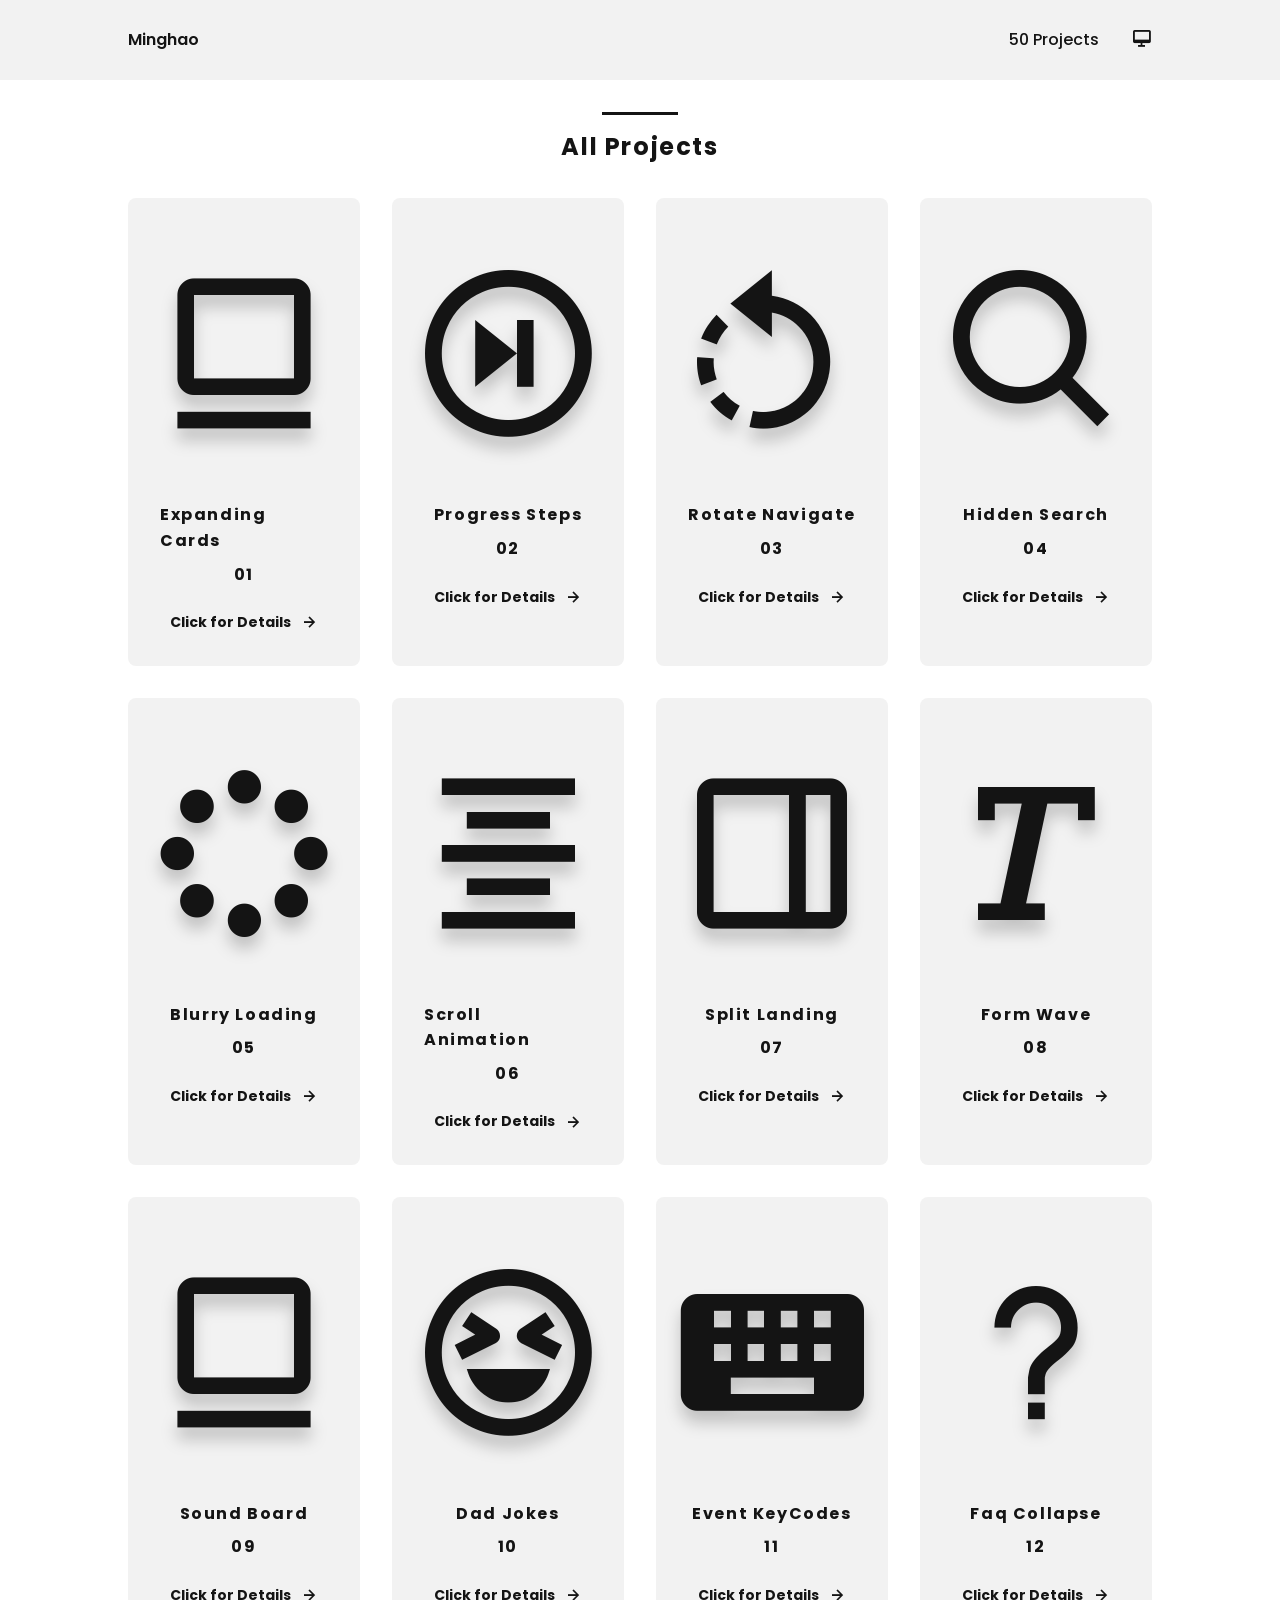
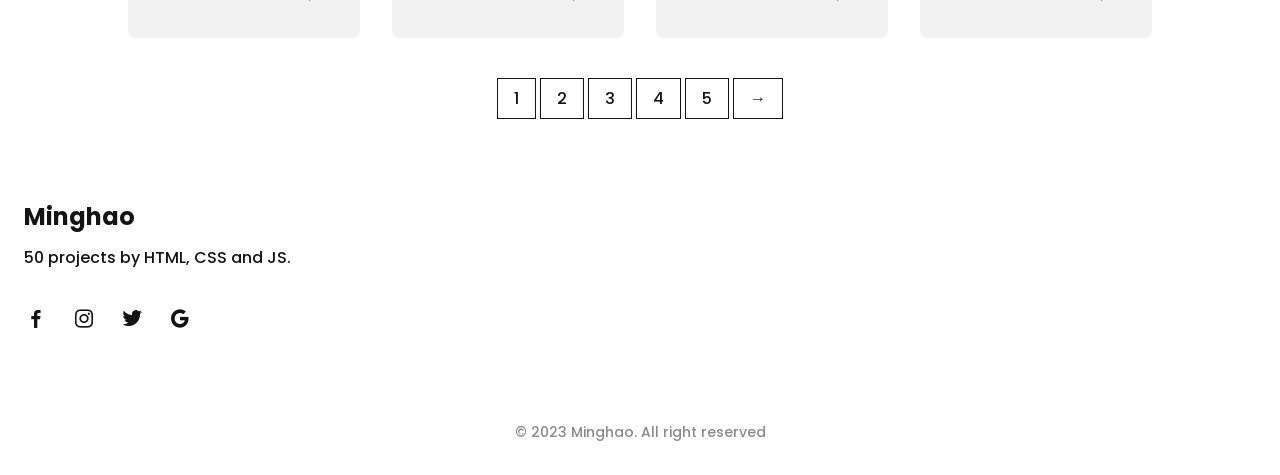
<file: index.html>
<!DOCTYPE html>
<html lang="en">
  <head>
    <meta charset="UTF-8" />
    <meta name="viewport" content="width=device-width, initial-scale=1.0" />

    <!-- ===== CSS ===== -->
    <link rel="stylesheet" href="assets/css/styles.css" />

    <!-- ===== BOX ICONS ===== -->
    <link
      href="https://unpkg.com/boxicons@2.1.4/css/boxicons.min.css"
      rel="stylesheet"
    />

    <title>minghao 50 projects</title>
  </head>
  <body>
    <!--===== HEADER =====-->
    <header class="header" id="header">
      <nav class="nav grid">
        <div class="nav__toggle" id="nav-toggle">
          <i class="bx bxs-grid"></i>
        </div>

        <a href="#" class="nav__logo">Minghao</a>

        <div class="nav__menu" id="nav-menu">
          <ul class="nav__list">
            <li class="nav__item">
              <a href="#projects" class="nav__link">50 Projects</a>
            </li>
          </ul>
        </div>

        <div class="nav__shop">
          <i class="bx bx-desktop"></i>
        </div>
      </nav>
    </header>

    <main class="main">
      <section class="featured section" id="shop">
        <h2 class="section-title">All Projects</h2>

        <div class="featured__container grid"></div>

        <div class="sneaker__pages bd-grid">
          <div>
            <span class="sneaker__pag">1</span>
            <span class="sneaker__pag">2</span>
            <span class="sneaker__pag">3</span>
            <span class="sneaker__pag">4</span>
            <span class="sneaker__pag">5</span>
            <span class="sneaker__pag">&#8594;</span>
          </div>
        </div>
      </section>
    </main>

    <!--===== FOOTER =====-->
    <footer class="footer section">
      <div class="footer__container bd-grid">
        <div class="footer__box">
          <h3 class="footer__title">Minghao</h3>
          <p class="footer__description">50 projects by HTML, CSS and JS.</p>
        </div>

        <div class="footer__box">
          <a href="#" class="footer__social"><i class="bx bxl-facebook"></i></a>
          <a href="#" class="footer__social"
            ><i class="bx bxl-instagram"></i
          ></a>
          <a href="#" class="footer__social"><i class="bx bxl-twitter"></i></a>
          <a href="#" class="footer__social"><i class="bx bxl-google"></i></a>
        </div>
      </div>
      <p class="footer__copy">&#169; 2023 Minghao. All right reserved</p>
    </footer>

    <!--===== MAIN JS =====-->
    <script type="module" src="assets/js/main.js"></script>
  </body>
</html>
</file>
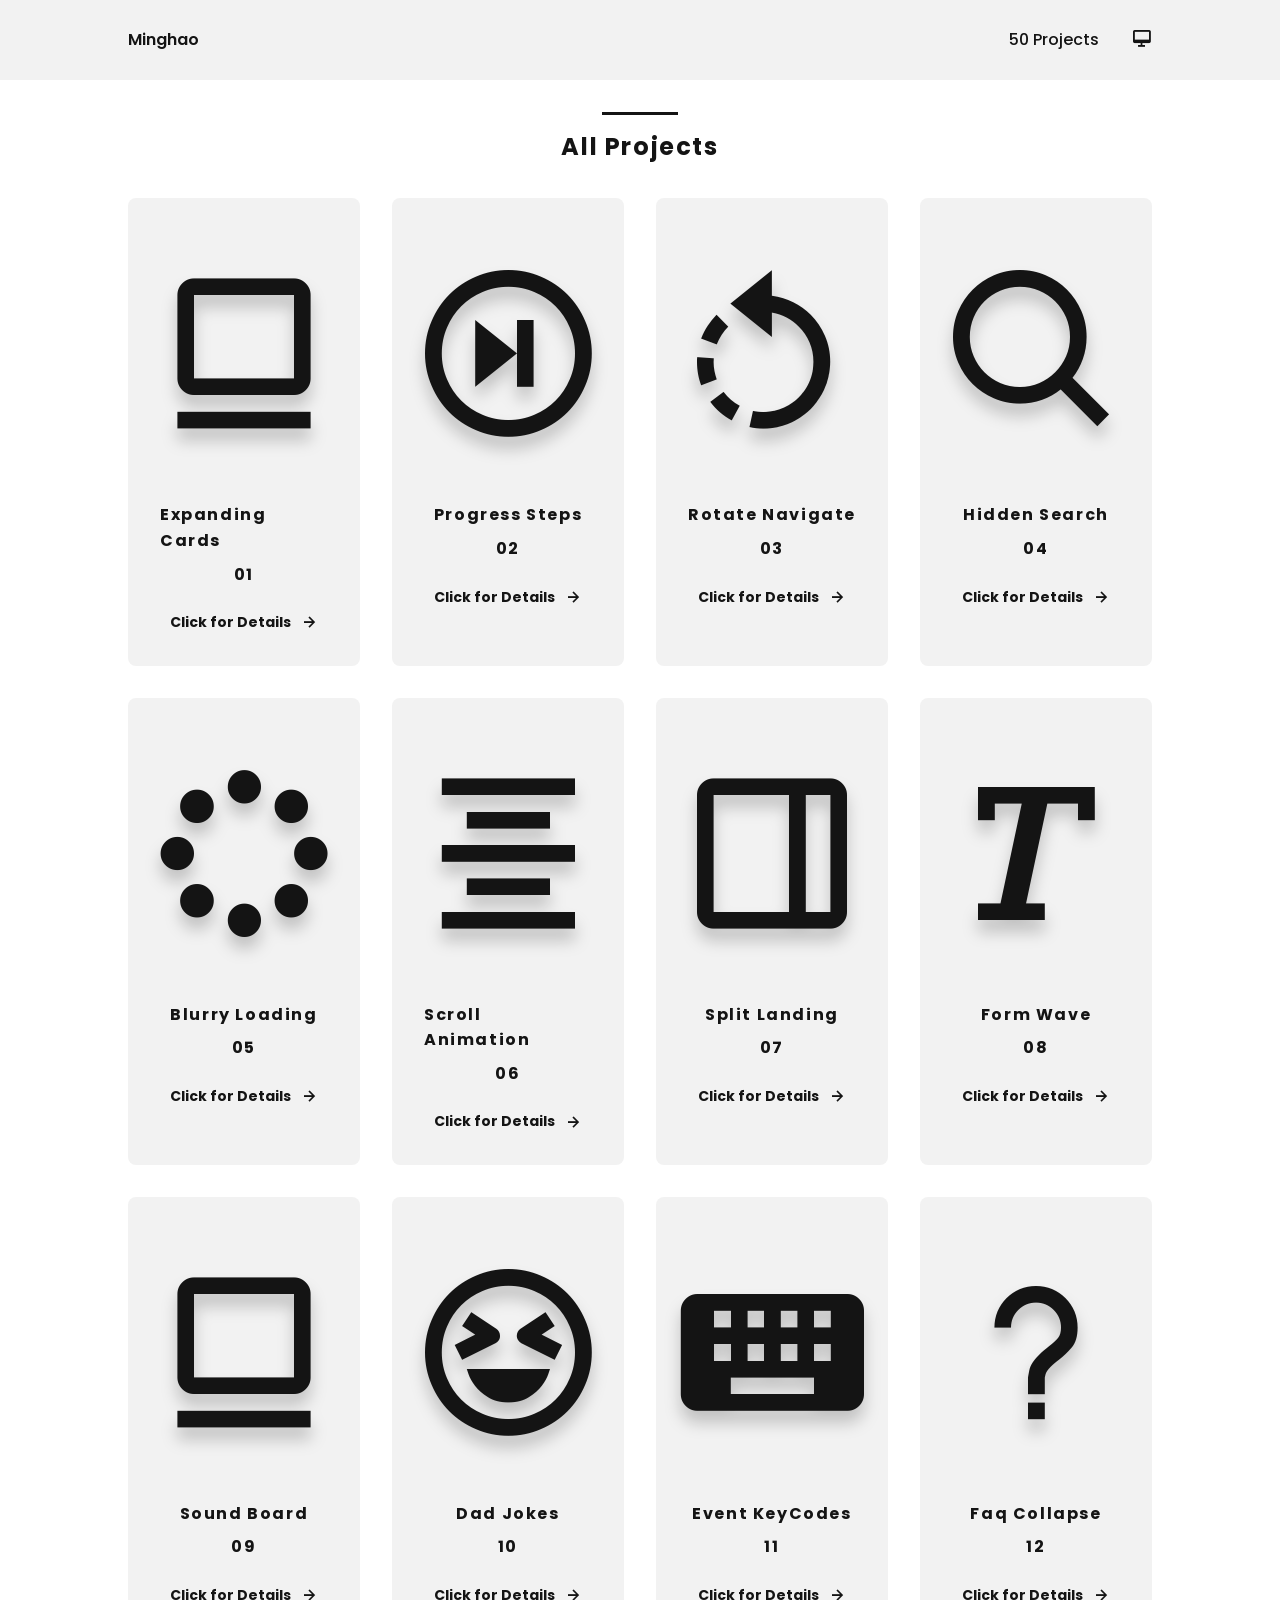
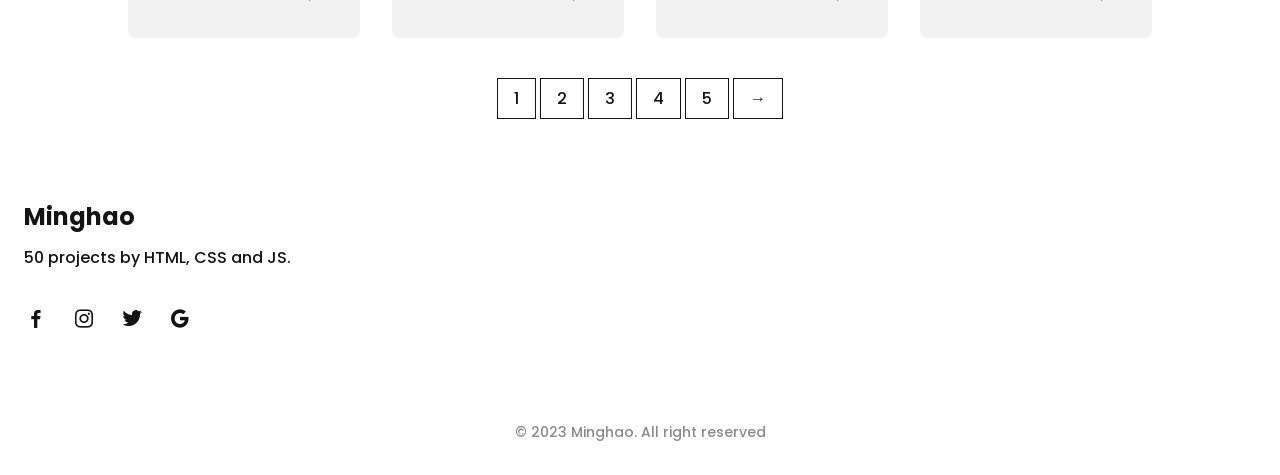
<file: docs/index.html>
<!DOCTYPE html>
<html lang="en">
  <head>
    <meta charset="UTF-8" />
    <meta name="viewport" content="width=device-width, initial-scale=1.0" />

    <!-- ===== CSS ===== -->
    <link rel="stylesheet" href="assets/css/styles.css" />

    <!-- ===== BOX ICONS ===== -->
    <link
      href="https://unpkg.com/boxicons@2.1.4/css/boxicons.min.css"
      rel="stylesheet"
    />

    <title>Responsive Ecommerce Website Sneakers</title>
  </head>
  <body>
    <!--===== HEADER =====-->
    <header class="header" id="header">
      <nav class="nav grid">
        <div class="nav__toggle" id="nav-toggle">
          <i class="bx bxs-grid"></i>
        </div>

        <a href="#" class="nav__logo">Minghao</a>

        <div class="nav__menu" id="nav-menu">
          <ul class="nav__list">
            <li class="nav__item">
              <a href="#projects" class="nav__link">50 Projects</a>
            </li>
          </ul>
        </div>

        <div class="nav__shop">
          <i class="bx bx-desktop"></i>
        </div>
      </nav>
    </header>

    <main class="main">
      <section class="featured section" id="shop">
        <h2 class="section-title">All Projects</h2>

        <div class="featured__container grid"></div>

        <div class="sneaker__pages bd-grid">
          <div>
            <span class="sneaker__pag">1</span>
            <span class="sneaker__pag">2</span>
            <span class="sneaker__pag">3</span>
            <span class="sneaker__pag">4</span>
            <span class="sneaker__pag">5</span>
            <span class="sneaker__pag">&#8594;</span>
          </div>
        </div>
      </section>
    </main>

    <!--===== FOOTER =====-->
    <footer class="footer section">
      <div class="footer__container bd-grid">
        <div class="footer__box">
          <h3 class="footer__title">Minghao</h3>
          <p class="footer__description">50 projects by HTML, CSS and JS.</p>
        </div>

        <div class="footer__box">
          <a href="#" class="footer__social"><i class="bx bxl-facebook"></i></a>
          <a href="#" class="footer__social"
            ><i class="bx bxl-instagram"></i
          ></a>
          <a href="#" class="footer__social"><i class="bx bxl-twitter"></i></a>
          <a href="#" class="footer__social"><i class="bx bxl-google"></i></a>
        </div>
      </div>
      <p class="footer__copy">&#169; 2023 Minghao. All right reserved</p>
    </footer>

    <!--===== MAIN JS =====-->
    <script type="module" src="assets/js/main.js"></script>
  </body>
</html>
</file>
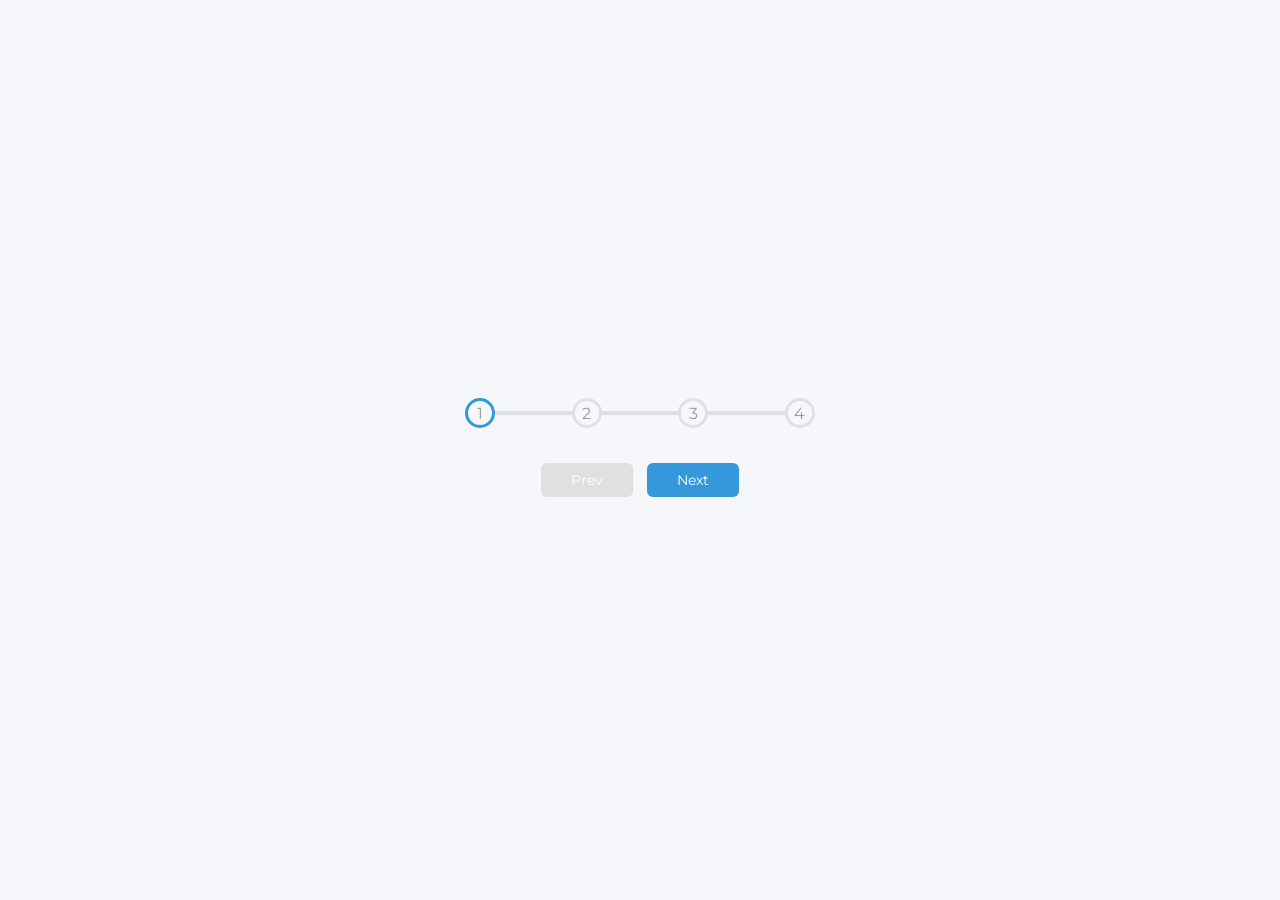
<file: projects/02Progress Steps/index.html>
<!DOCTYPE html>
<html lang="en">
<head>
    <meta charset="UTF-8">
    <meta http-equiv="X-UA-Compatible" content="IE=edge">
    <meta name="viewport" content="width=device-width, initial-scale=1.0">
    <link rel="stylesheet" href="style.css">
    <title>Progress Steps</title>
</head>
<body>
    <div class="container">
        <div class="progress-container">
            <div class="progress" id="progress"></div>
                <div class="circle active">1</div>
                <div class="circle">2</div>
                <div class="circle">3</div>
                <div class="circle">4</div>
        </div>

        <button class="btn" id="prev" disabled>Prev</button>
        <button class="btn" id="next">Next</button>
    </div>
    <script src="script.js"></script>
</body>
</html>
</file>
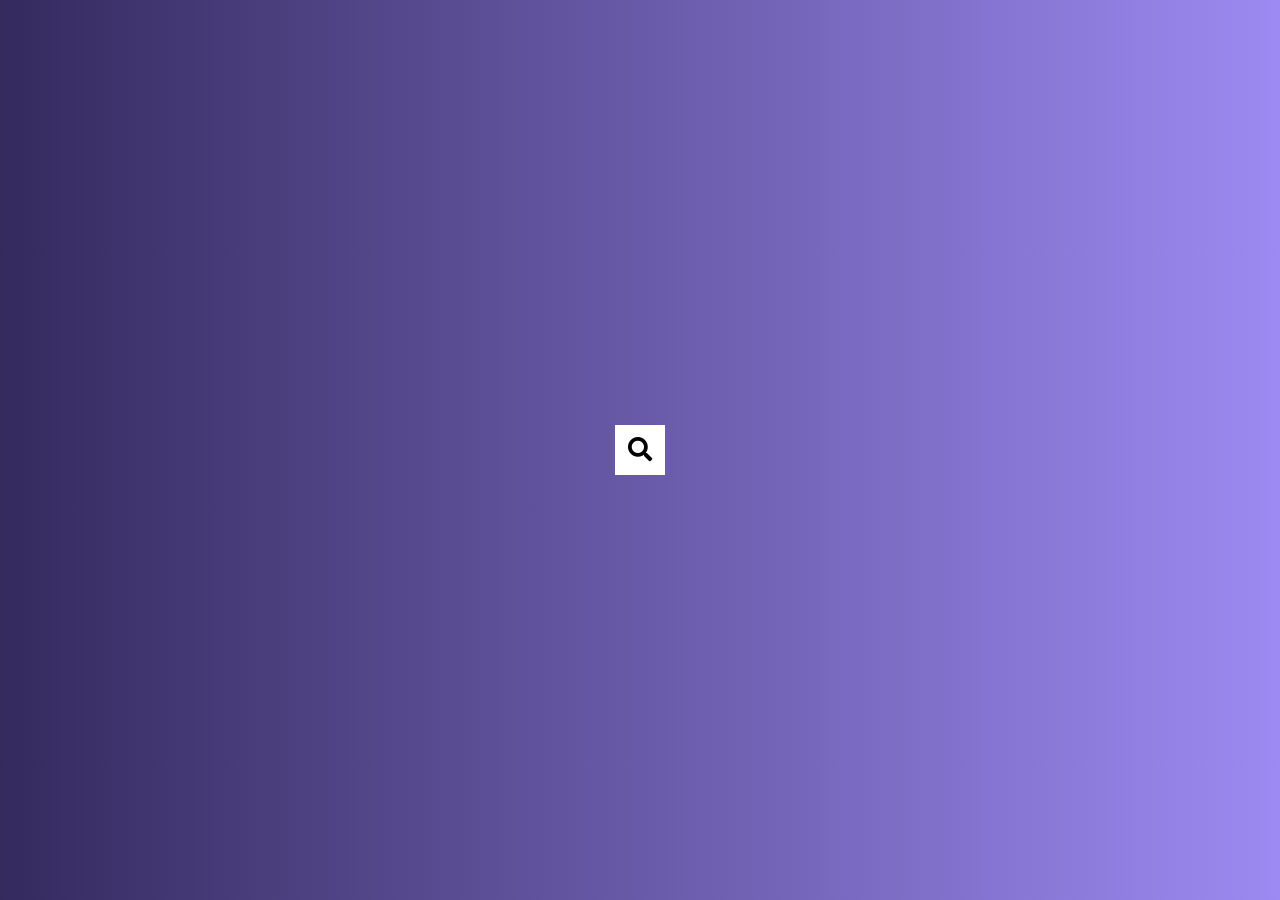
<file: projects/04Hidden Searcn/index.html>
<!DOCTYPE html>
<html lang="en">
<head>
    <meta charset="UTF-8">
    <meta http-equiv="X-UA-Compatible" content="IE=edge">
    <meta name="viewport" content="width=device-width, initial-scale=1.0">
    <link rel="stylesheet" href="https://cdnjs.cloudflare.com/ajax/libs/font-awesome/5.14.0/css/all.min.css" integrity="sha512-1PKOgIY59xJ8Co8+NE6FZ+LOAZKjy+KY8iq0G4B3CyeY6wYHN3yt9PW0XpSriVlkMXe40PTKnXrLnZ9+fkDaog==" crossorigin="anonymous" />
    <link rel="stylesheet" href="style.css">
    <title>Document</title>
</head>
<body>
    <div class="search">
        <input type="text" class="input" placeholder="Search...">
        <button class="btn">
            <i class="fas fa-search"></i>
        </button>
    </div>
    <script src="script.js"></script>
</body>
</html>
</file>
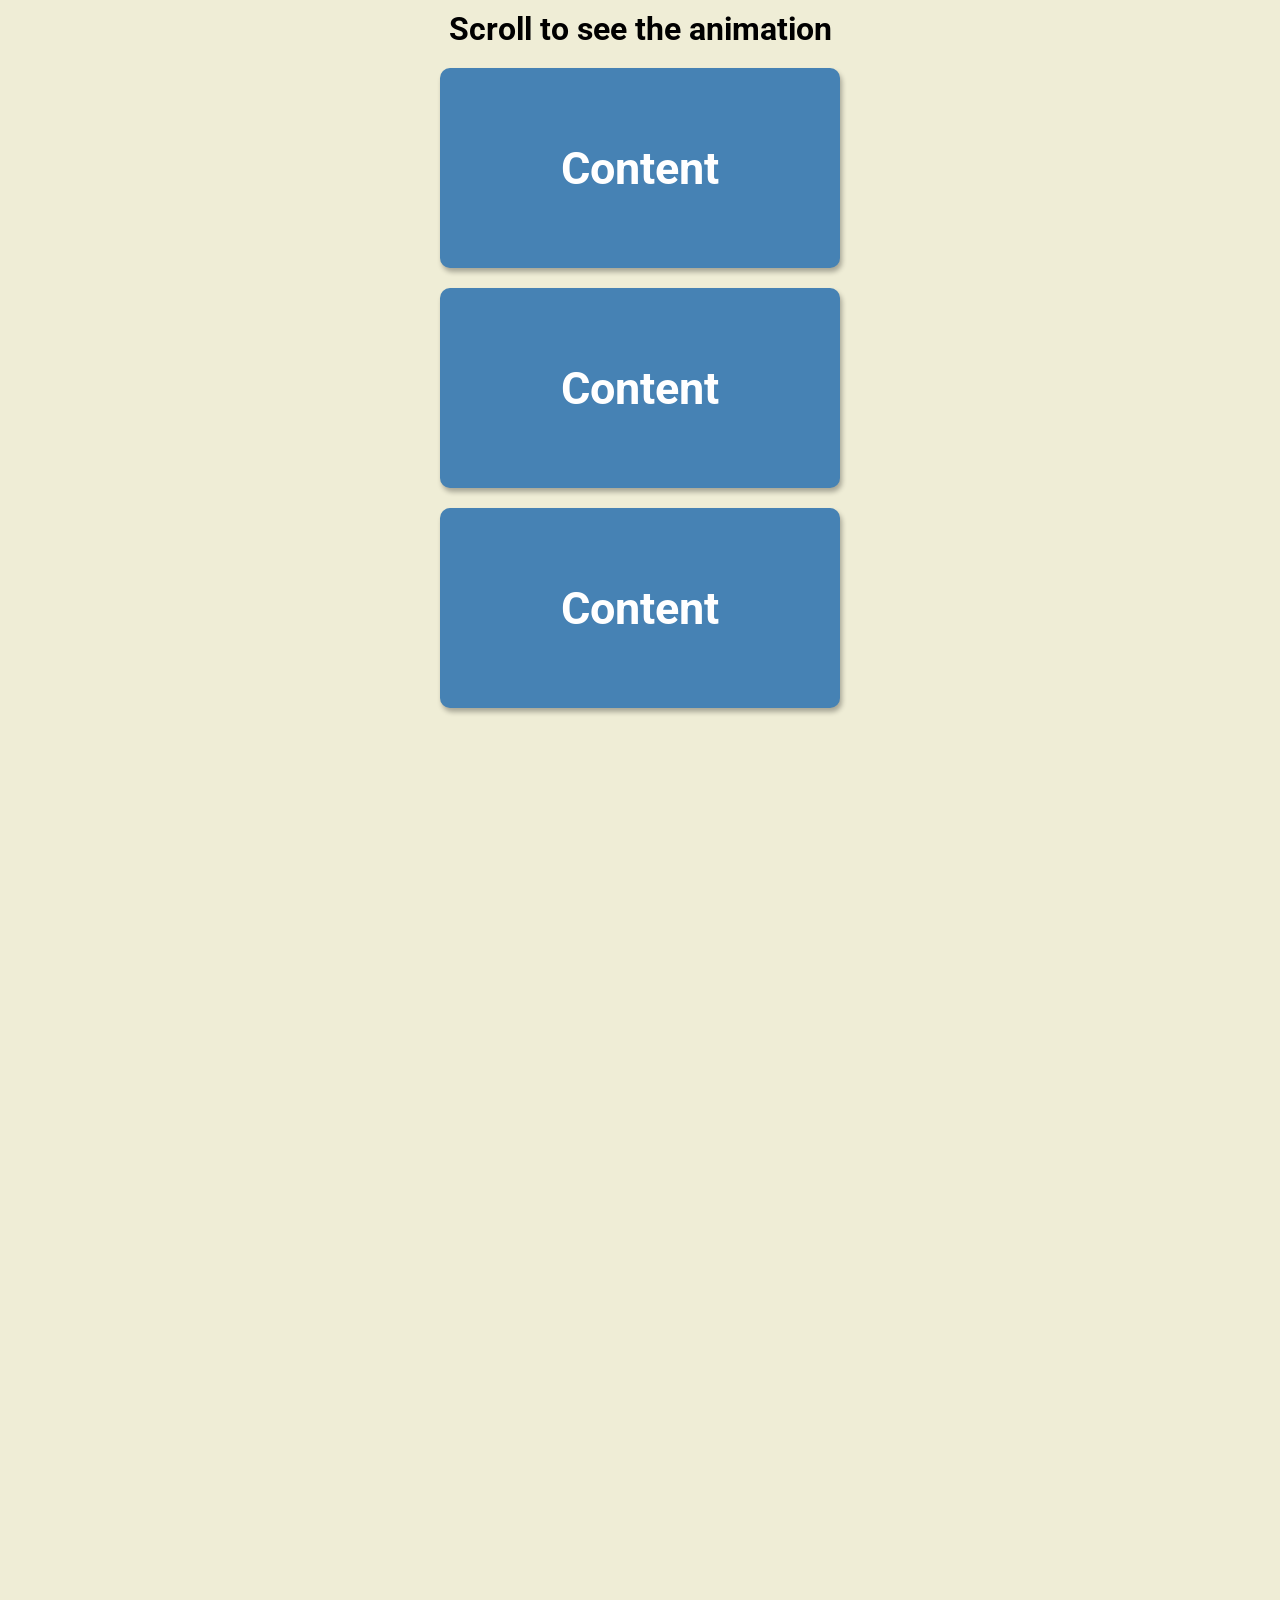
<file: projects/06Scroll Animation/index.html>
<!DOCTYPE html>
<html lang="en">
  <head>
    <meta charset="UTF-8" />
    <meta http-equiv="X-UA-Compatible" content="IE=edge" />
    <meta name="viewport" content="width=device-width, initial-scale=1.0" />
    <link rel="stylesheet" href="style.css" />
    <title>Scroll Animation</title>
  </head>
  <body>
    <h1>Scroll to see the animation</h1>
    <div class="box">
      <h2>Content</h2>
    </div>
    <div class="box">
      <h2>Content</h2>
    </div>
    <div class="box">
      <h2>Content</h2>
    </div>
    <div class="box">
      <h2>Content</h2>
    </div>
    <div class="box">
      <h2>Content</h2>
    </div>
    <div class="box">
      <h2>Content</h2>
    </div>
    <div class="box">
      <h2>Content</h2>
    </div>
    <div class="box">
      <h2>Content</h2>
    </div>
    <div class="box">
      <h2>Content</h2>
    </div>
    <div class="box">
      <h2>Content</h2>
    </div>
    <div class="box">
      <h2>Content</h2>
    </div>
    <div class="box">
      <h2>Content</h2>
    </div>
    <div class="box">
      <h2>Content</h2>
    </div>
    <script src="script.js"></script>
  </body>
</html>
</file>
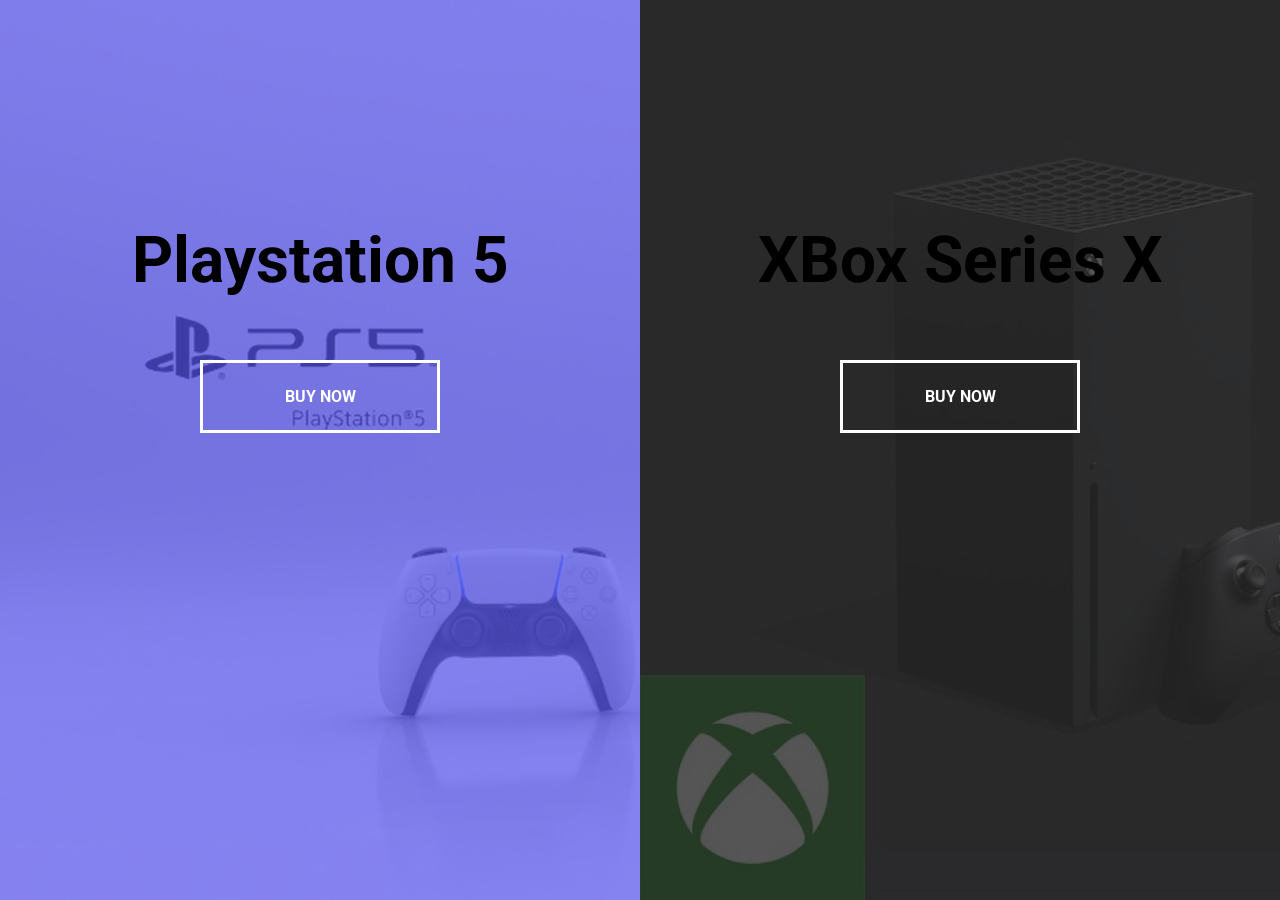
<file: projects/07Split Landing Page/index.html>
<!DOCTYPE html>
<html lang="en">
  <head>
    <meta charset="UTF-8" />
    <meta http-equiv="X-UA-Compatible" content="IE=edge" />
    <meta name="viewport" content="width=device-width, initial-scale=1.0" />
    <link rel="stylesheet" href="style.css" />
    <title>Document</title>
  </head>
  <body>
    <div class="container">
      <div class="split left">
        <h1>Playstation 5</h1>
        <a href="#" class="btn">Buy Now</a>
      </div>
      <div class="split right">
        <h1>XBox Series X</h1>
        <a href="#" class="btn">Buy Now</a>
      </div>
    </div>
    <script src="script.js"></script>
  </body>
</html>
</file>
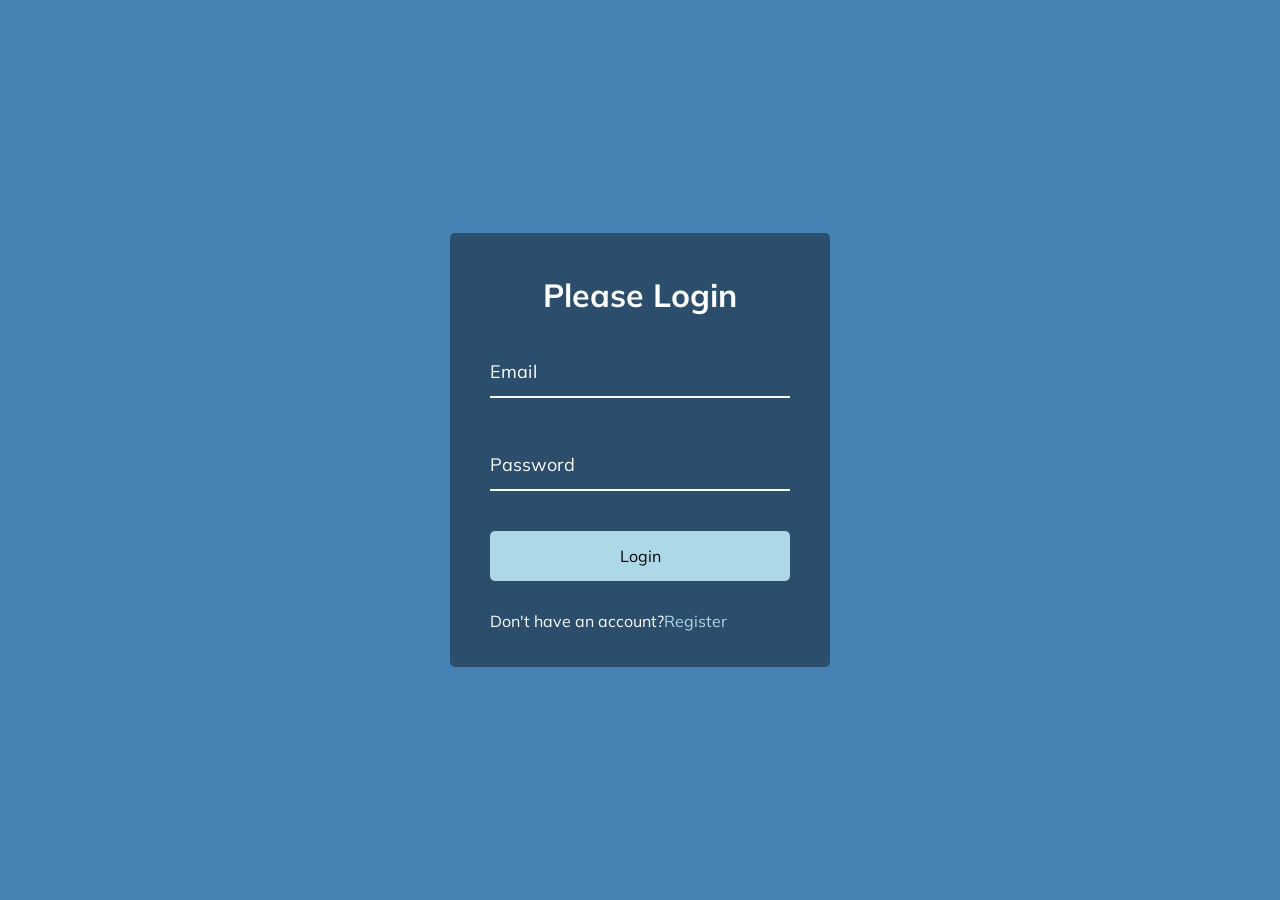
<file: projects/08Form Wave/index.html>
<!DOCTYPE html>
<html lang="en">
  <head>
    <meta charset="UTF-8" />
    <meta http-equiv="X-UA-Compatible" content="IE=edge" />
    <meta name="viewport" content="width=device-width, initial-scale=1.0" />
    <link rel="stylesheet" href="style.css" />
    <title>Form Input Wave</title>
  </head>
  <body>
    <div class="container">
      <h1>Please Login</h1>
      <form>
        <div class="form-control">
          <input type="text" required />
          <label>Email</label>
        </div>
        <div class="form-control">
          <input type="password" required />
          <label>Password</label>
        </div>

        <button class="btn">Login</button>

        <p class="text">Don't have an account?<a href="#">Register</a></p>
      </form>
    </div>
    <script src="script.js"></script>
  </body>
</html>
</file>
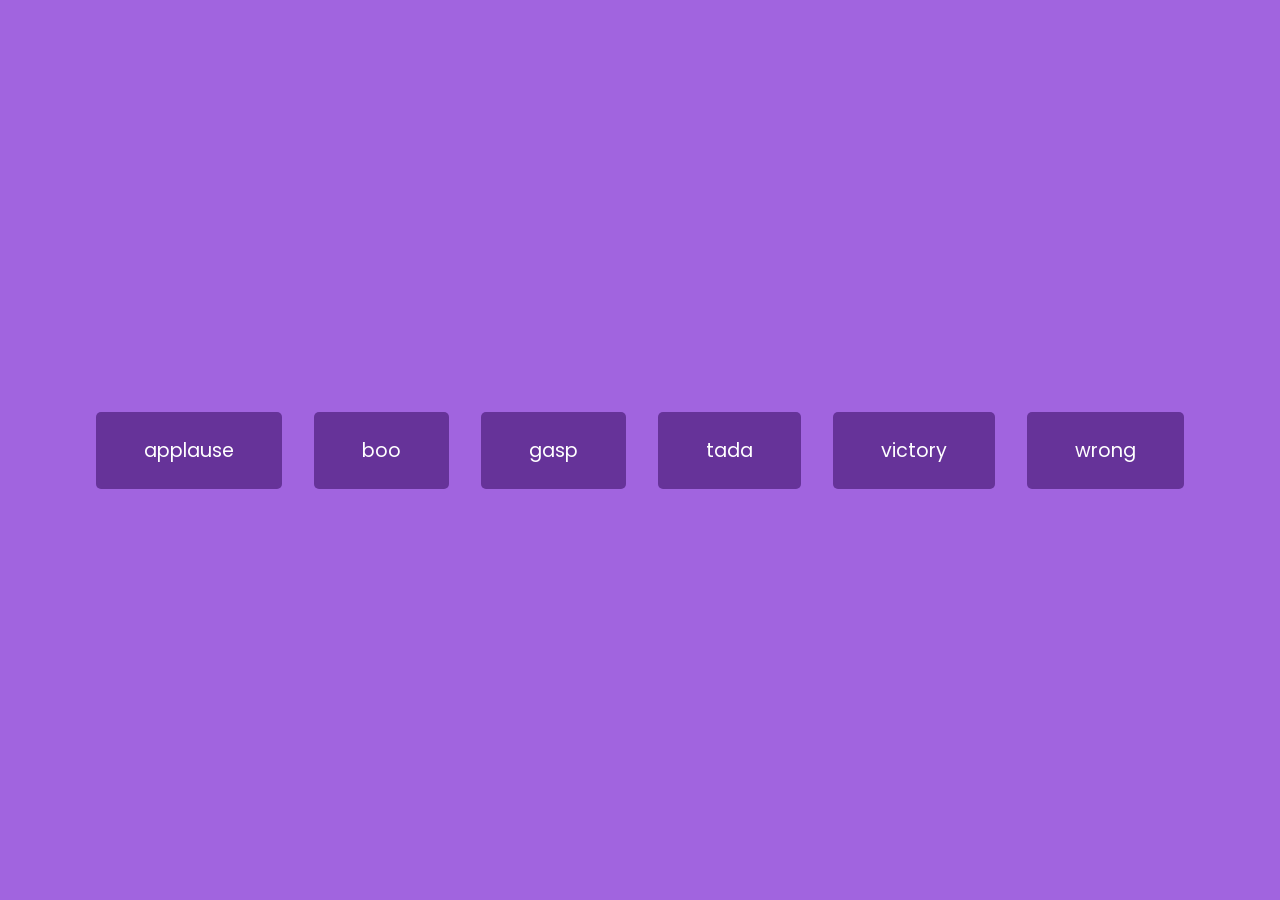
<file: projects/09Sound Board/index.html>
<!DOCTYPE html>
<html lang="en">
  <head>
    <meta charset="UTF-8" />
    <meta http-equiv="X-UA-Compatible" content="IE=edge" />
    <meta name="viewport" content="width=device-width, initial-scale=1.0" />
    <link rel="stylesheet" href="style.css" />
    <title>Sound Board</title>
  </head>
  <body>
    <audio src="sounds/applause.mp3" id="applause"></audio>
    <audio src="sounds/boo.mp3" id="boo"></audio>
    <audio src="sounds/gasp.mp3" id="gasp"></audio>
    <audio src="sounds/tada.mp3" id="tada"></audio>
    <audio src="sounds/victory.mp3" id="victory"></audio>
    <audio src="sounds/wrong.mp3" id="wrong"></audio>

    <div id="buttons"></div>

    <script src="script.js"></script>
  </body>
</html>
</file>
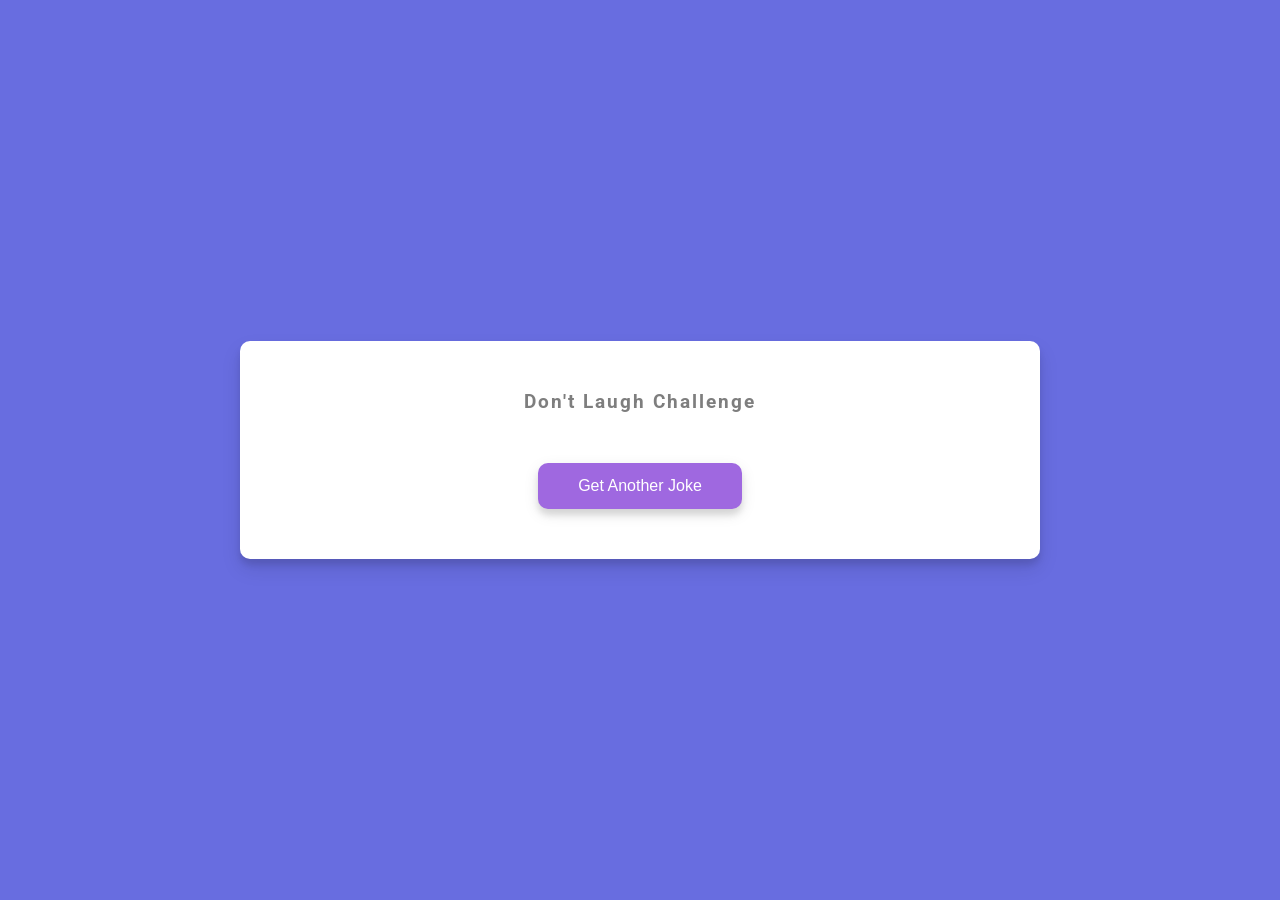
<file: projects/10Dad Jokes/index.html>
<!DOCTYPE html>
<html lang="en">
  <head>
    <meta charset="UTF-8" />
    <meta http-equiv="X-UA-Compatible" content="IE=edge" />
    <meta name="viewport" content="width=device-width, initial-scale=1.0" />
    <link rel="stylesheet" href="style.css" />
    <title>Dad jokes</title>
  </head>
  <body>
    <div class="container">
      <h3>Don't Laugh Challenge</h3>
      <div class="joke" id="joke">
        <!-- Joke goes here -->
      </div>
      <button id="jokeBtn" class="btn">Get Another Joke</button>
    </div>
    <script src="script.js"></script>
  </body>
</html>
</file>
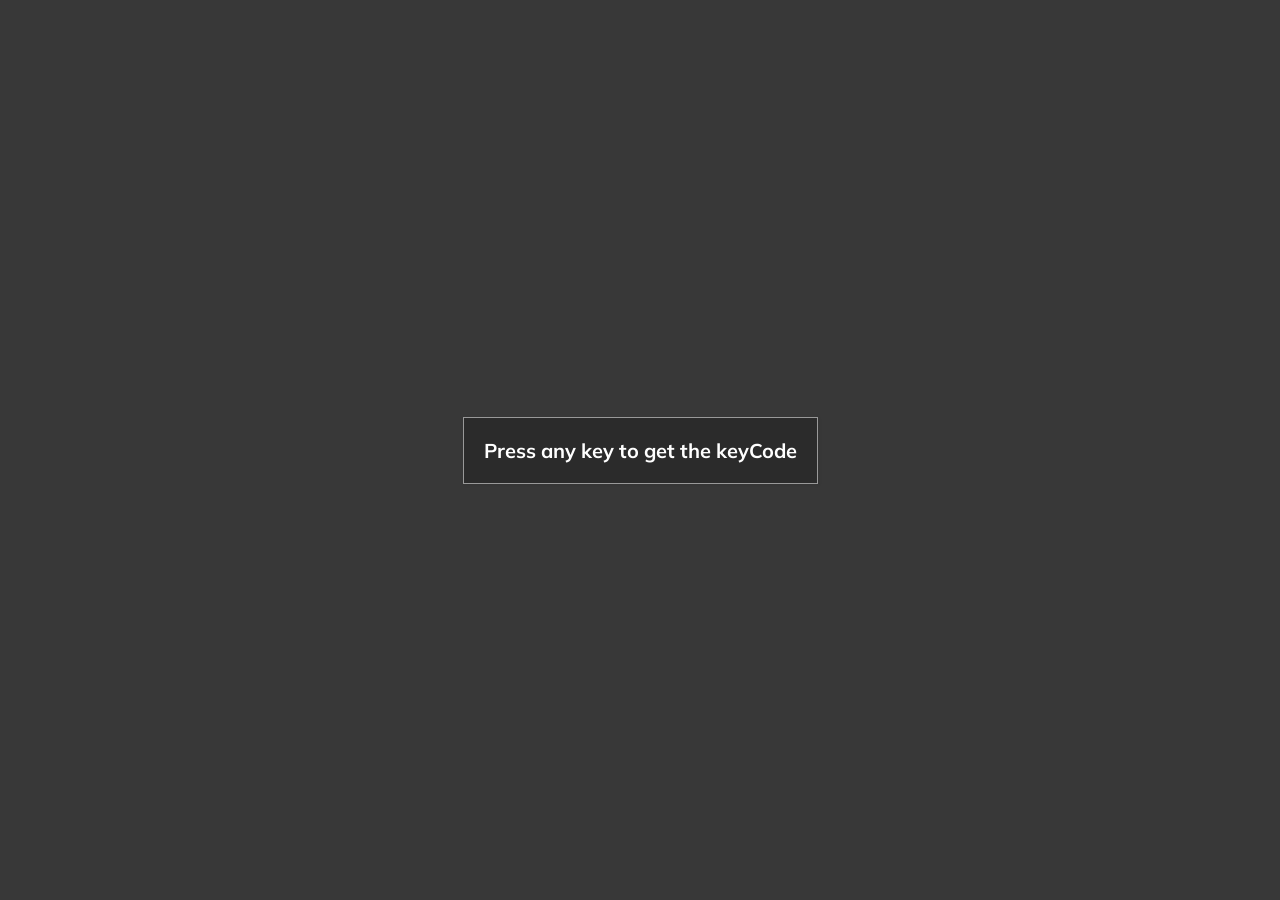
<file: projects/11Event KeyCodes/index.html>
<!DOCTYPE html>
<html lang="en">
  <head>
    <meta charset="UTF-8" />
    <meta http-equiv="X-UA-Compatible" content="IE=edge" />
    <meta name="viewport" content="width=device-width, initial-scale=1.0" />
    <link rel="stylesheet" href="style.css" />
    <title>Event KeyCodes</title>
  </head>
  <body>
    <div id="insert">
      <div class="key">Press any key to get the keyCode</div>
    </div>
    <script src="script.js"></script>
  </body>
</html>
</file>
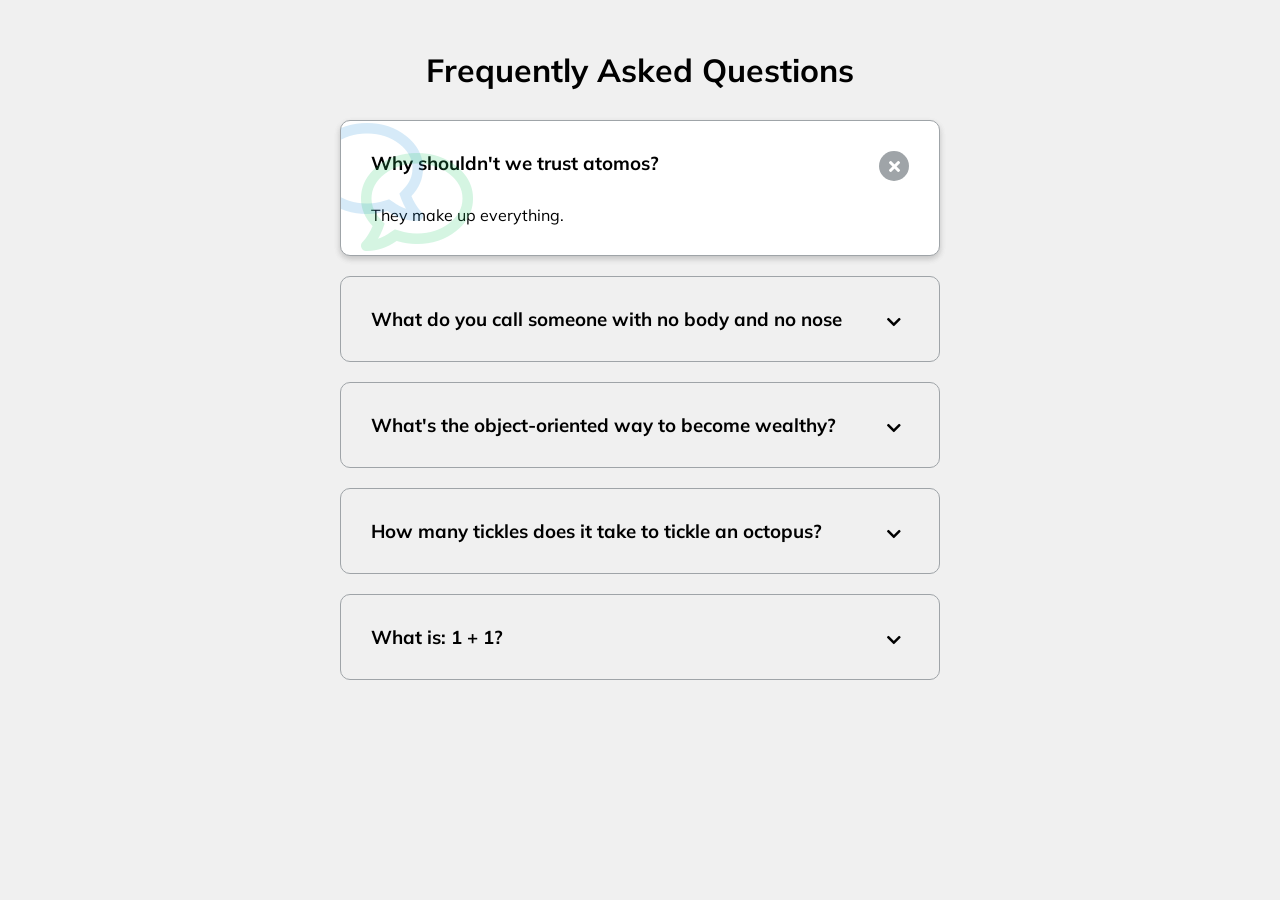
<file: projects/12Faq Collapse/index.html>
<!DOCTYPE html>
<html lang="en">
  <head>
    <meta charset="UTF-8" />
    <meta http-equiv="X-UA-Compatible" content="IE=edge" />
    <meta name="viewport" content="width=device-width, initial-scale=1.0" />
    <link
      rel="stylesheet"
      href="https://cdnjs.cloudflare.com/ajax/libs/font-awesome/5.14.0/css/all.min.css"
      integrity="sha512-1PKOgIY59xJ8Co8+NE6FZ+LOAZKjy+KY8iq0G4B3CyeY6wYHN3yt9PW0XpSriVlkMXe40PTKnXrLnZ9+fkDaog=="
      crossorigin="anonymous"
    />
    <link rel="stylesheet" href="style.css" />
    <title>Document</title>
  </head>
  <body>
    <h1>Frequently Asked Questions</h1>
    <div class="faq-container">
      <div class="faq active">
        <h3 class="faq-title">Why shouldn't we trust atomos?</h3>

        <p class="faq-text">They make up everything.</p>

        <button class="faq-toggle">
          <i class="fas fa-chevron-down"></i>
          <i class="fas fa-times"></i>
        </button>
      </div>

      <div class="faq">
        <h3 class="faq-title">
          What do you call someone with no body and no nose
        </h3>

        <p class="faq-text">Nobody knows.</p>

        <button class="faq-toggle">
          <i class="fas fa-chevron-down"></i>
          <i class="fas fa-times"></i>
        </button>
      </div>

      <div class="faq">
        <h3 class="faq-title">
          What's the object-oriented way to become wealthy?
        </h3>

        <p class="faq-text">Inheritance.</p>

        <button class="faq-toggle">
          <i class="fas fa-chevron-down"></i>
          <i class="fas fa-times"></i>
        </button>
      </div>

      <div class="faq">
        <h3 class="faq-title">
          How many tickles does it take to tickle an octopus?
        </h3>

        <p class="faq-text">Ten-tikles!</p>

        <button class="faq-toggle">
          <i class="fas fa-chevron-down"></i>
          <i class="fas fa-times"></i>
        </button>
      </div>

      <div class="faq">
        <h3 class="faq-title">What is: 1 + 1?</h3>

        <p class="faq-text">Depends on who are you asking.</p>

        <button class="faq-toggle">
          <i class="fas fa-chevron-down"></i>
          <i class="fas fa-times"></i>
        </button>
      </div>
    </div>
    <script src="script.js"></script>
  </body>
</html>
</file>
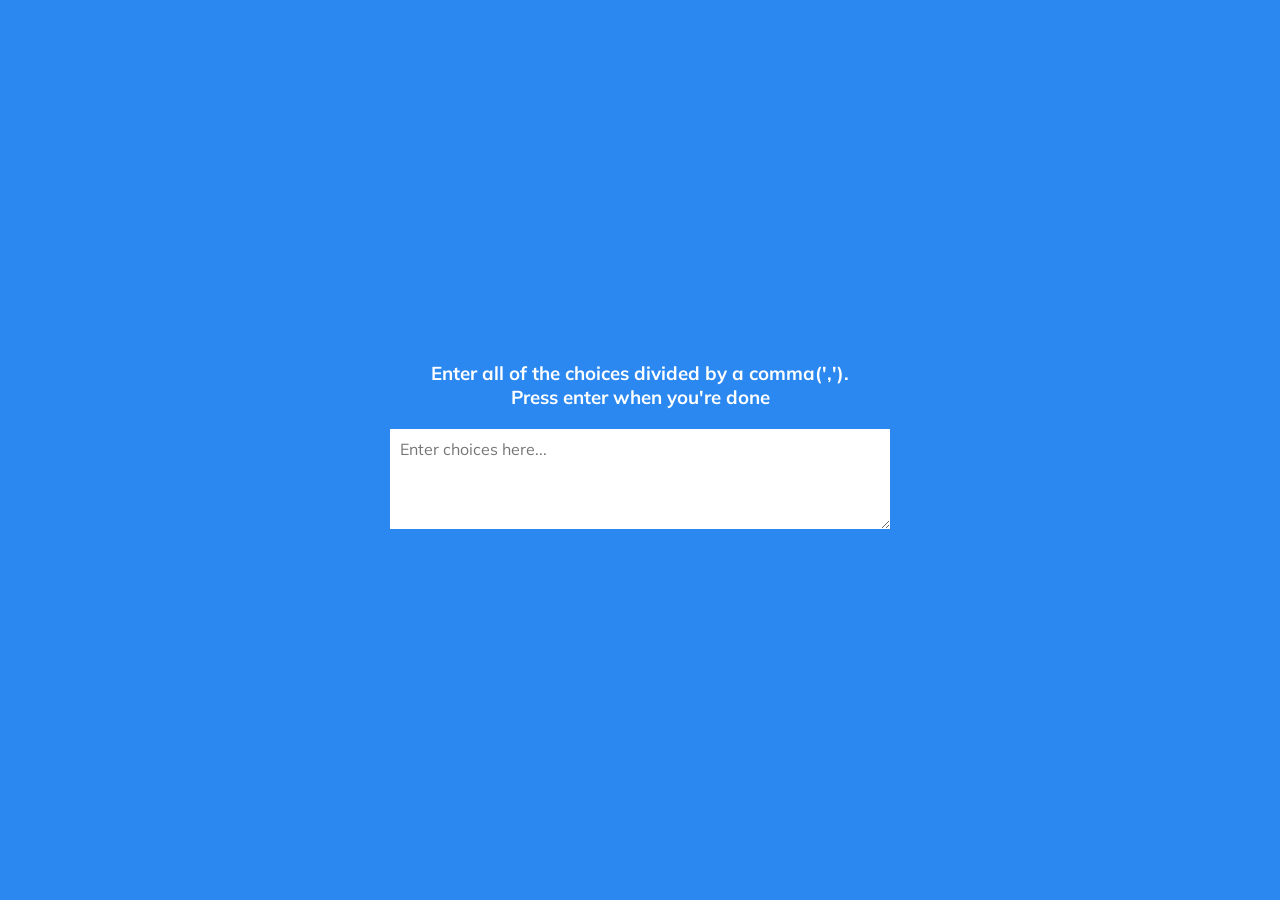
<file: projects/13Random Choice Picker/index.html>
<!DOCTYPE html>
<html lang="en">
  <head>
    <meta charset="UTF-8" />
    <meta http-equiv="X-UA-Compatible" content="IE=edge" />
    <meta name="viewport" content="width=device-width, initial-scale=1.0" />
    <link rel="stylesheet" href="style.css" />
    <title>Random Choice Picker</title>
  </head>
  <body>
    <div class="container">
      <h3>
        Enter all of the choices divided by a comma(','). <br />
        Press enter when you're done
      </h3>
      <textarea id="textarea" placeholder="Enter choices here..."></textarea>

      <div id="tags"></div>
    </div>
    <script src="script.js"></script>
  </body>
</html>
</file>
<file: assets/css/styles.css>
/*===== GOOGLE FONTS =====*/
@import url("https://fonts.googleapis.com/css2?family=Poppins:wght@400;500;600;700&display=swap");
/*===== VARIABLES CSS =====*/
:root {
  --header-height: 3.5rem;
  /*===== Font weight =====*/
  --font-medium: 500;
  --font-semi-bold: 600;
  --font-bold: 700;
  /*===== Colores =====*/
  --dark-color: #141414;
  --dark-color-light: #8A8A8A;
  --dark-color-lighten: #F2F2F2;
  --white-color: #FFF;
  /*===== Font and typography =====*/
  --body-font: 'Poppins', sans-serif;
  --big-font-size: 1.25rem;
  --bigger-font-size: 1.5rem;
  --biggest-font-size: 2rem;
  --h2-font-size: 1.25rem;
  --normal-font-size: .938rem;
  --smaller-font-size: .813rem;
  /*===== Margenes =====*/
  --mb-1: .5rem;
  --mb-2: 1rem;
  --mb-3: 1.5rem;
  --mb-4: 2rem;
  --mb-5: 2.5rem;
  --mb-6: 3rem;
  /*===== z index =====*/
  --z-fixed: 100;
  /*===== Rotate img =====*/
  --rotate-img: rotate(-30deg);
}

@media screen and (min-width: 768px) {
  :root {
    --big-font-size: 1.5rem;
    --bigger-font-size: 2rem;
    --biggest-font-size: 3rem;
    --normal-font-size: 1rem;
    --smaller-font-size: .875rem;
  }
}

/*===== BASE =====*/
*, ::before, ::after {
  box-sizing: border-box;
}

html {
  scroll-behavior: smooth;
}

body {
  margin: var(--header-height) 0 0 0;
  font-family: var(--body-font);
  font-size: var(--normal-font-size);
  font-weight: var(--font-medium);
  color: var(--dark-color);
  line-height: 1.6;
}

h1, h2, h3, p, ul {
  margin: 0;
}

ul {
  padding: 0;
  list-style: none;
}

a {
  text-decoration: none;
  color: var(--dark-color);
}

img {
  max-width: 100%;
  height: auto;
  display: block;
}

/*===== CLASS CSS ===== */
.section {
  padding: 5rem 0 2rem;
}

.section-title {
  position: relative;
  font-size: var(--big-font-size);
  margin-bottom: var(--mb-4);
  text-align: center;
  letter-spacing: .1rem;
}

.section-title::after {
  position: absolute;
  content: '';
  width: 56px;
  height: 0.18rem;
  top: -1rem;
  left: 0;
  right: 0;
  margin: auto;
  background-color: var(--dark-color);
}

/*===== LAYOUT =====*/
.grid {
  max-width: 1024px;
  display: grid;
  grid-template-columns: 100%;
  column-gap: 2rem;
  width: calc(100% - 2rem);
  margin-left: var(--mb-2);
  margin-right: var(--mb-2);
}

.header {
  width: 100%;
  position: fixed;
  top: 0;
  left: 0;
  z-index: var(--z-fixed);
  background-color: var(--dark-color-lighten);
}

/*===== NAV =====*/
.nav {
  height: var(--header-height);
  display: flex;
  justify-content: space-between;
  align-items: center;
}

@media screen and (max-width: 768px) {
  .nav__menu {
    position: fixed;
    top: var(--header-height);
    left: -100%;
    width: 70%;
    height: 100vh;
    padding: 2rem;
    background-color: var(--white-color);
    transition: .5s;
  }
}

.nav__item {
  margin-bottom: var(--mb-4);
}

.nav__logo {
  font-weight: var(--font-semi-bold);
}

.nav__toggle, .nav__shop {
  font-size: 1.3rem;
  cursor: pointer;
}

/*=== Show menu ===*/
.show {
  left: 0;
}

.active {
  position: relative;
}

.active::before {
  content: '';
  position: absolute;
  bottom: -.5rem;
  left: 45%;
  width: 4px;
  height: 4px;
  background-color: var(--dark-color);
  border-radius: 50%;
}

.scroll-header {
  background-color: var(--white-color);
  box-shadow: 0 2px 4px rgba(0, 0, 0, 0.1);
}

/*===== HOME =====*/
.home {
  background-color: var(--dark-color-lighten);
  overflow: hidden;
  padding: 4rem 0;
}

.home__sneaker {
  position: relative;
  display: flex;
  justify-content: center;
  align-self: center;
}

.home__shape {
  width: 220px;
  height: 220px;
  background-color: var(--dark-color);
  border-radius: 50%;
}

.home__img {
  position: absolute;
  top: 1.5rem;
  max-width: initial;
  width: 275px;
  transform: var(--rotate-img);
}

.home__new {
  display: block;
  font-size: var(--smaller-font-size);
  font-weight: var(--font-semi-bold);
  margin-bottom: var(--mb-2);
}

.home__title {
  font-size: var(--bigger-font-size);
  margin-bottom: var(--mb-1);
}

.home__description {
  margin-bottom: var(--mb-6);
}

/*BUTTONS*/
.button {
  display: inline-block;
  background-color: var(--dark-color);
  color: var(--white-color);
  padding: 1.125rem 2rem;
  font-weight: var(--font-medium);
  border-radius: .5rem;
  transition: .3s;
}

.button:hover {
  transform: translateY(-0.25rem);
}

.button-light {
  display: inline-flex;
  color: var(--dark-color);
  font-weight: var(--font-bold);
  align-items: center;
  font-size: var(--smaller-font-size);
}

.button-icon {
  font-size: 1.25rem;
  margin-left: var(--mb-1);
  transition: .3s;
}

.button-light:hover .button-icon {
  transform: translateX(0.25rem);
}

/*===== FEATURED=====*/
.featured__container {
  row-gap: 2rem;
  grid-template-columns: repeat(auto-fit, minmax(220px, 1fr));
}

.sneaker {
  position: relative;
  display: flex;
  flex-direction: column;
  align-items: center;
  padding: 2rem;
  background-color: var(--dark-color-lighten);
  border-radius: .5rem;
  transition: .4s;
  overflow: hidden;
  /*Shop*/
}

.sneaker:hover {
  height: 100%;
  transform: translateY(-0.5rem);
}

.sneaker__sale {
  position: absolute;
  left: .5rem;
  background-color: var(--dark-color);
  color: var(--white-color);
  padding: .25rem .5rem;
  border-radius: .25rem;
  font-size: var(--h2-font-size);
  transform: rotate(-90deg);
  letter-spacing: .1rem;
}

.sneaker__img {
  margin-top: var(--mb-3);
  margin-bottom: var(--mb-6);
  filter: drop-shadow(0 12px 8px rgba(0, 0, 0, 0.2));
  font-size: 200px;
}

.sneaker__name, .sneaker__preci {
  font-size: var(--normal-font-size);
  letter-spacing: .1rem;
  font-weight: var(--font-bold);
}

.sneaker__name {
  margin-bottom: var(--mb-1);
}

.sneaker__preci {
  margin-bottom: var(--mb-3);
}

.sneaker__pages {
  margin-top: var(--mb-6);
  position: absolute;
  left: 50%;
  transform: translateX(-50%);
}

.sneaker__pag {
  padding: .5rem 1rem;
  border: 1px solid var(--dark-color);
  cursor: pointer;
}

.sneaker__pag:hover {
  background-color: var(--dark-color);
  color: var(--white-color);
}

/*===== COLLECTION =====*/
.collection__container {
  row-gap: 2rem;
  justify-content: center;
}

.collection__card {
  position: relative;
  display: flex;
  height: 328px;
  background-color: var(--dark-color-lighten);
  padding: 2rem;
  border-radius: .5rem;
  transition: .3s;
}

.collection__card:hover {
  transform: translateY(-0.5rem);
}

.collection__data {
  align-self: flex-end;
}

.collection__img {
  position: absolute;
  top: 0;
  right: 0;
  width: 230px;
}

.collection__name {
  font-size: var(--bigger-font-size);
  margin-bottom: .25rem;
}

.collection__description {
  margin-bottom: var(--mb-2);
}

/*===== WOMEN SNEAKERS =====*/
.women__container {
  row-gap: 2rem;
  grid-template-columns: repeat(auto-fit, minmax(220px, 1fr));
}

/*===== OFFER =====*/
.offer__container {
  grid-template-columns: 55% 45%;
  column-gap: 0;
  background-color: var(--dark-color-lighten);
  border-radius: .5rem;
  justify-content: center;
}

.offer__data {
  padding: 4rem 0 4rem 1.5rem;
}

.offer__title {
  font-size: var(--biggest-font-size);
  margin-bottom: .25rem;
}

.offer__description {
  margin-bottom: var(--mb-3);
}

.offer__img {
  width: 153px;
}

/*===== NEW COLLECTION  =====*/
.new__container {
  row-gap: 2rem;
}

.new__mens {
  display: flex;
  flex-direction: column;
  justify-content: center;
  background-color: var(--dark-color-lighten);
  border-radius: .5rem;
  padding: 2rem;
}

.new__mens-img {
  width: 276px;
  margin-bottom: var(--mb-3);
}

.new__title {
  font-size: var(--bigger-font-size);
  margin-bottom: .25rem;
}

.new__preci {
  display: block;
  margin-bottom: var(--mb-3);
}

.new__sneaker {
  display: grid;
  gap: 1.5rem;
  grid-template-columns: repeat(auto-fit, minmax(220px, 1fr));
}

.new__sneaker-card {
  position: relative;
  padding: 3.5rem 1.5rem;
  background-color: var(--dark-color-lighten);
  border-radius: .5rem;
  overflow: hidden;
  display: flex;
  justify-content: center;
}

.new__sneaker-card:hover .new__sneaker-overlay {
  bottom: 0;
}

.new__sneaker-img {
  width: 220px;
}

.new__sneaker-overlay {
  position: absolute;
  left: 0;
  bottom: -100%;
  width: 100%;
  height: 100%;
  display: flex;
  justify-content: center;
  align-items: center;
  background: rgba(138, 138, 138, 0.3);
  transition: .3s;
}

/*===== NEWSLETTER =====*/
.newsletter__container {
  background-color: var(--dark-color);
  color: var(--white-color);
  padding: 2rem .5rem;
  border-radius: .5rem;
  text-align: center;
}

.newsletter__title {
  font-size: var(--bigger-font-size);
  margin-bottom: var(--mb-2);
}

.newsletter__description {
  margin-bottom: var(--mb-5);
}

.newsletter__subscribe {
  display: flex;
  column-gap: .5rem;
  background-color: var(--white-color);
  padding: .5rem;
  border-radius: .5rem;
}

.newsletter__input {
  outline: none;
  border: none;
  width: 90%;
  font-size: var(--normal-font-size);
}

.newsletter ::placeholder {
  color: var(--dark-color);
  font-family: var(--body-font);
  font-size: var(--normal-font-size);
  font-weight: var(--font-semi-bold);
}

/*===== FOOTER =====*/
.footer__container {
  grid-template-columns: repeat(auto-fit, minmax(220px, 1fr));
  margin-left: 1.5rem;
}

.footer__box {
  margin-bottom: var(--mb-4);
}

.footer__title {
  font-size: var(--big-font-size);
  margin-bottom: var(--mb-1);
}

.footer__link {
  display: block;
  width: max-content;
  margin-bottom: var(--mb-1);
}

.footer__social {
  font-size: 1.5rem;
  margin-right: 1.25rem;
}

.footer__copy {
  padding-top: 3rem;
  font-size: var(--smaller-font-size);
  color: var(--dark-color-light);
  text-align: center;
}

/* ===== MEDIA QUERIES=====*/
@media screen and (min-width: 576px) {
  .collection__container {
    grid-template-columns: 415px;
  }
  .collection__img {
    width: 260px;
  }
  .offer__container {
    grid-template-columns: max-content max-content;
    column-gap: 3rem;
  }
  .offer__data {
    text-align: center;
  }
  .new__mens {
    align-items: center;
  }
}

@media screen and (min-width: 768px) {
  body {
    margin: 0;
  }
  .section {
    padding: 8rem 0 2rem;
  }
  .section-title::after {
    width: 76px;
  }
  .nav {
    height: calc(var(--header-height) + 1.5rem);
  }
  .nav__menu {
    margin-left: auto;
  }
  .nav__list {
    display: flex;
  }
  .nav__item {
    margin-left: var(--mb-6);
    margin-bottom: 0;
  }
  .nav__toggle {
    display: none;
  }
  .home {
    padding: 8rem 0;
  }
  .home__container {
    grid-template-columns: max-content max-content;
    justify-content: center;
    align-items: center;
  }
  .home__sneaker {
    order: 1;
  }
  .home__shape {
    width: 376px;
    height: 376px;
  }
  .home__img {
    width: 470px;
    top: 3.5rem;
    right: 0;
    left: -3rem;
  }
  .newsletter__container {
    grid-template-columns: max-content max-content;
    justify-content: center;
    align-items: center;
    padding: 4.5rem 2rem;
    column-gap: 3rem;
  }
  .newsletter__description {
    margin-bottom: 0;
  }
  .newsletter__subscribe {
    width: 360px;
    height: max-content;
  }
}

@media screen and (min-width: 1024px) {
  .grid {
    margin-left: auto;
    margin-right: auto;
  }
  .home {
    padding: 10rem 0;
  }
  .home__container {
    column-gap: 8rem;
  }
  .collection__container {
    grid-template-columns: repeat(2, 415px);
  }
  .new__container {
    grid-template-columns: max-content 1fr;
  }
  .new__mens {
    align-items: initial;
    justify-content: flex-end;
    padding: 4rem 2rem;
  }
  .new__mens-img {
    margin-bottom: var(--mb-6);
  }
}
</file>
<file: docs/assets/css/styles.css>
/*===== GOOGLE FONTS =====*/
@import url("https://fonts.googleapis.com/css2?family=Poppins:wght@400;500;600;700&display=swap");
/*===== VARIABLES CSS =====*/
:root {
  --header-height: 3.5rem;
  /*===== Font weight =====*/
  --font-medium: 500;
  --font-semi-bold: 600;
  --font-bold: 700;
  /*===== Colores =====*/
  --dark-color: #141414;
  --dark-color-light: #8A8A8A;
  --dark-color-lighten: #F2F2F2;
  --white-color: #FFF;
  /*===== Font and typography =====*/
  --body-font: 'Poppins', sans-serif;
  --big-font-size: 1.25rem;
  --bigger-font-size: 1.5rem;
  --biggest-font-size: 2rem;
  --h2-font-size: 1.25rem;
  --normal-font-size: .938rem;
  --smaller-font-size: .813rem;
  /*===== Margenes =====*/
  --mb-1: .5rem;
  --mb-2: 1rem;
  --mb-3: 1.5rem;
  --mb-4: 2rem;
  --mb-5: 2.5rem;
  --mb-6: 3rem;
  /*===== z index =====*/
  --z-fixed: 100;
  /*===== Rotate img =====*/
  --rotate-img: rotate(-30deg);
}

@media screen and (min-width: 768px) {
  :root {
    --big-font-size: 1.5rem;
    --bigger-font-size: 2rem;
    --biggest-font-size: 3rem;
    --normal-font-size: 1rem;
    --smaller-font-size: .875rem;
  }
}

/*===== BASE =====*/
*, ::before, ::after {
  box-sizing: border-box;
}

html {
  scroll-behavior: smooth;
}

body {
  margin: var(--header-height) 0 0 0;
  font-family: var(--body-font);
  font-size: var(--normal-font-size);
  font-weight: var(--font-medium);
  color: var(--dark-color);
  line-height: 1.6;
}

h1, h2, h3, p, ul {
  margin: 0;
}

ul {
  padding: 0;
  list-style: none;
}

a {
  text-decoration: none;
  color: var(--dark-color);
}

img {
  max-width: 100%;
  height: auto;
  display: block;
}

/*===== CLASS CSS ===== */
.section {
  padding: 5rem 0 2rem;
}

.section-title {
  position: relative;
  font-size: var(--big-font-size);
  margin-bottom: var(--mb-4);
  text-align: center;
  letter-spacing: .1rem;
}

.section-title::after {
  position: absolute;
  content: '';
  width: 56px;
  height: 0.18rem;
  top: -1rem;
  left: 0;
  right: 0;
  margin: auto;
  background-color: var(--dark-color);
}

/*===== LAYOUT =====*/
.grid {
  max-width: 1024px;
  display: grid;
  grid-template-columns: 100%;
  column-gap: 2rem;
  width: calc(100% - 2rem);
  margin-left: var(--mb-2);
  margin-right: var(--mb-2);
}

.header {
  width: 100%;
  position: fixed;
  top: 0;
  left: 0;
  z-index: var(--z-fixed);
  background-color: var(--dark-color-lighten);
}

/*===== NAV =====*/
.nav {
  height: var(--header-height);
  display: flex;
  justify-content: space-between;
  align-items: center;
}

@media screen and (max-width: 768px) {
  .nav__menu {
    position: fixed;
    top: var(--header-height);
    left: -100%;
    width: 70%;
    height: 100vh;
    padding: 2rem;
    background-color: var(--white-color);
    transition: .5s;
  }
}

.nav__item {
  margin-bottom: var(--mb-4);
}

.nav__logo {
  font-weight: var(--font-semi-bold);
}

.nav__toggle, .nav__shop {
  font-size: 1.3rem;
  cursor: pointer;
}

/*=== Show menu ===*/
.show {
  left: 0;
}

.active {
  position: relative;
}

.active::before {
  content: '';
  position: absolute;
  bottom: -.5rem;
  left: 45%;
  width: 4px;
  height: 4px;
  background-color: var(--dark-color);
  border-radius: 50%;
}

.scroll-header {
  background-color: var(--white-color);
  box-shadow: 0 2px 4px rgba(0, 0, 0, 0.1);
}

/*===== HOME =====*/
.home {
  background-color: var(--dark-color-lighten);
  overflow: hidden;
  padding: 4rem 0;
}

.home__sneaker {
  position: relative;
  display: flex;
  justify-content: center;
  align-self: center;
}

.home__shape {
  width: 220px;
  height: 220px;
  background-color: var(--dark-color);
  border-radius: 50%;
}

.home__img {
  position: absolute;
  top: 1.5rem;
  max-width: initial;
  width: 275px;
  transform: var(--rotate-img);
}

.home__new {
  display: block;
  font-size: var(--smaller-font-size);
  font-weight: var(--font-semi-bold);
  margin-bottom: var(--mb-2);
}

.home__title {
  font-size: var(--bigger-font-size);
  margin-bottom: var(--mb-1);
}

.home__description {
  margin-bottom: var(--mb-6);
}

/*BUTTONS*/
.button {
  display: inline-block;
  background-color: var(--dark-color);
  color: var(--white-color);
  padding: 1.125rem 2rem;
  font-weight: var(--font-medium);
  border-radius: .5rem;
  transition: .3s;
}

.button:hover {
  transform: translateY(-0.25rem);
}

.button-light {
  display: inline-flex;
  color: var(--dark-color);
  font-weight: var(--font-bold);
  align-items: center;
  font-size: var(--smaller-font-size);
}

.button-icon {
  font-size: 1.25rem;
  margin-left: var(--mb-1);
  transition: .3s;
}

.button-light:hover .button-icon {
  transform: translateX(0.25rem);
}

/*===== FEATURED=====*/
.featured__container {
  row-gap: 2rem;
  grid-template-columns: repeat(auto-fit, minmax(220px, 1fr));
}

.sneaker {
  position: relative;
  display: flex;
  flex-direction: column;
  align-items: center;
  padding: 2rem;
  background-color: var(--dark-color-lighten);
  border-radius: .5rem;
  transition: .4s;
  overflow: hidden;
  /*Shop*/
}

.sneaker:hover {
  height: 100%;
  transform: translateY(-0.5rem);
}

.sneaker__sale {
  position: absolute;
  left: .5rem;
  background-color: var(--dark-color);
  color: var(--white-color);
  padding: .25rem .5rem;
  border-radius: .25rem;
  font-size: var(--h2-font-size);
  transform: rotate(-90deg);
  letter-spacing: .1rem;
}

.sneaker__img {
  margin-top: var(--mb-3);
  margin-bottom: var(--mb-6);
  filter: drop-shadow(0 12px 8px rgba(0, 0, 0, 0.2));
  font-size: 200px;
}

.sneaker__name, .sneaker__preci {
  font-size: var(--normal-font-size);
  letter-spacing: .1rem;
  font-weight: var(--font-bold);
}

.sneaker__name {
  margin-bottom: var(--mb-1);
}

.sneaker__preci {
  margin-bottom: var(--mb-3);
}

.sneaker__pages {
  margin-top: var(--mb-6);
  position: absolute;
  left: 50%;
  transform: translateX(-50%);
}

.sneaker__pag {
  padding: .5rem 1rem;
  border: 1px solid var(--dark-color);
  cursor: pointer;
}

.sneaker__pag:hover {
  background-color: var(--dark-color);
  color: var(--white-color);
}

/*===== COLLECTION =====*/
.collection__container {
  row-gap: 2rem;
  justify-content: center;
}

.collection__card {
  position: relative;
  display: flex;
  height: 328px;
  background-color: var(--dark-color-lighten);
  padding: 2rem;
  border-radius: .5rem;
  transition: .3s;
}

.collection__card:hover {
  transform: translateY(-0.5rem);
}

.collection__data {
  align-self: flex-end;
}

.collection__img {
  position: absolute;
  top: 0;
  right: 0;
  width: 230px;
}

.collection__name {
  font-size: var(--bigger-font-size);
  margin-bottom: .25rem;
}

.collection__description {
  margin-bottom: var(--mb-2);
}

/*===== WOMEN SNEAKERS =====*/
.women__container {
  row-gap: 2rem;
  grid-template-columns: repeat(auto-fit, minmax(220px, 1fr));
}

/*===== OFFER =====*/
.offer__container {
  grid-template-columns: 55% 45%;
  column-gap: 0;
  background-color: var(--dark-color-lighten);
  border-radius: .5rem;
  justify-content: center;
}

.offer__data {
  padding: 4rem 0 4rem 1.5rem;
}

.offer__title {
  font-size: var(--biggest-font-size);
  margin-bottom: .25rem;
}

.offer__description {
  margin-bottom: var(--mb-3);
}

.offer__img {
  width: 153px;
}

/*===== NEW COLLECTION  =====*/
.new__container {
  row-gap: 2rem;
}

.new__mens {
  display: flex;
  flex-direction: column;
  justify-content: center;
  background-color: var(--dark-color-lighten);
  border-radius: .5rem;
  padding: 2rem;
}

.new__mens-img {
  width: 276px;
  margin-bottom: var(--mb-3);
}

.new__title {
  font-size: var(--bigger-font-size);
  margin-bottom: .25rem;
}

.new__preci {
  display: block;
  margin-bottom: var(--mb-3);
}

.new__sneaker {
  display: grid;
  gap: 1.5rem;
  grid-template-columns: repeat(auto-fit, minmax(220px, 1fr));
}

.new__sneaker-card {
  position: relative;
  padding: 3.5rem 1.5rem;
  background-color: var(--dark-color-lighten);
  border-radius: .5rem;
  overflow: hidden;
  display: flex;
  justify-content: center;
}

.new__sneaker-card:hover .new__sneaker-overlay {
  bottom: 0;
}

.new__sneaker-img {
  width: 220px;
}

.new__sneaker-overlay {
  position: absolute;
  left: 0;
  bottom: -100%;
  width: 100%;
  height: 100%;
  display: flex;
  justify-content: center;
  align-items: center;
  background: rgba(138, 138, 138, 0.3);
  transition: .3s;
}

/*===== NEWSLETTER =====*/
.newsletter__container {
  background-color: var(--dark-color);
  color: var(--white-color);
  padding: 2rem .5rem;
  border-radius: .5rem;
  text-align: center;
}

.newsletter__title {
  font-size: var(--bigger-font-size);
  margin-bottom: var(--mb-2);
}

.newsletter__description {
  margin-bottom: var(--mb-5);
}

.newsletter__subscribe {
  display: flex;
  column-gap: .5rem;
  background-color: var(--white-color);
  padding: .5rem;
  border-radius: .5rem;
}

.newsletter__input {
  outline: none;
  border: none;
  width: 90%;
  font-size: var(--normal-font-size);
}

.newsletter ::placeholder {
  color: var(--dark-color);
  font-family: var(--body-font);
  font-size: var(--normal-font-size);
  font-weight: var(--font-semi-bold);
}

/*===== FOOTER =====*/
.footer__container {
  grid-template-columns: repeat(auto-fit, minmax(220px, 1fr));
  margin-left: 1.5rem;
}

.footer__box {
  margin-bottom: var(--mb-4);
}

.footer__title {
  font-size: var(--big-font-size);
  margin-bottom: var(--mb-1);
}

.footer__link {
  display: block;
  width: max-content;
  margin-bottom: var(--mb-1);
}

.footer__social {
  font-size: 1.5rem;
  margin-right: 1.25rem;
}

.footer__copy {
  padding-top: 3rem;
  font-size: var(--smaller-font-size);
  color: var(--dark-color-light);
  text-align: center;
}

/* ===== MEDIA QUERIES=====*/
@media screen and (min-width: 576px) {
  .collection__container {
    grid-template-columns: 415px;
  }
  .collection__img {
    width: 260px;
  }
  .offer__container {
    grid-template-columns: max-content max-content;
    column-gap: 3rem;
  }
  .offer__data {
    text-align: center;
  }
  .new__mens {
    align-items: center;
  }
}

@media screen and (min-width: 768px) {
  body {
    margin: 0;
  }
  .section {
    padding: 8rem 0 2rem;
  }
  .section-title::after {
    width: 76px;
  }
  .nav {
    height: calc(var(--header-height) + 1.5rem);
  }
  .nav__menu {
    margin-left: auto;
  }
  .nav__list {
    display: flex;
  }
  .nav__item {
    margin-left: var(--mb-6);
    margin-bottom: 0;
  }
  .nav__toggle {
    display: none;
  }
  .home {
    padding: 8rem 0;
  }
  .home__container {
    grid-template-columns: max-content max-content;
    justify-content: center;
    align-items: center;
  }
  .home__sneaker {
    order: 1;
  }
  .home__shape {
    width: 376px;
    height: 376px;
  }
  .home__img {
    width: 470px;
    top: 3.5rem;
    right: 0;
    left: -3rem;
  }
  .newsletter__container {
    grid-template-columns: max-content max-content;
    justify-content: center;
    align-items: center;
    padding: 4.5rem 2rem;
    column-gap: 3rem;
  }
  .newsletter__description {
    margin-bottom: 0;
  }
  .newsletter__subscribe {
    width: 360px;
    height: max-content;
  }
}

@media screen and (min-width: 1024px) {
  .grid {
    margin-left: auto;
    margin-right: auto;
  }
  .home {
    padding: 10rem 0;
  }
  .home__container {
    column-gap: 8rem;
  }
  .collection__container {
    grid-template-columns: repeat(2, 415px);
  }
  .new__container {
    grid-template-columns: max-content 1fr;
  }
  .new__mens {
    align-items: initial;
    justify-content: flex-end;
    padding: 4rem 2rem;
  }
  .new__mens-img {
    margin-bottom: var(--mb-6);
  }
}
</file>
<file: projects/02Progress Steps/style.css>
@import url('https://fonts.googleapis.com/css2?family=Montserrat:wght@500&display=swap');

/* 声明全局变量 */
:root{
    --line-border-fill: #3498db;
    --line-border-empty:#e0e0e0;
}

/* 所有选择器 */
* {
    box-sizing: border-box;
}

body{
    background-color:#f6f7fb;
    font-family: 'Montserrat', sans-serif;
    display: flex;
    align-items: center;
    justify-content: center;
    /* 视口单位百分比，%父元素 */
    height: 100vh;
    /* 隐藏溢出和清除浮动 */
    overflow: hidden;
    margin: 0;
}

.container{
    text-align: center;
}

.progress-container{
    display: flex;
    justify-content: space-between;
    position: relative;
    margin-bottom: 30px;
    max-width: 100%;
    width: 350px;
}

/* 不使用任何图标，实现图标/元素添加显示 */
.progress-container::before{
    content: '';
    background-color: var(--line-border-empty);
    position: absolute;
    top: 50%;
    left: 0;
    transform: translateY(-50%);
    height: 4px;
    width: 100%;
    /* 放在最后 */
    z-index: -1;
}

.progress{
    background-color: var(--line-border-fill);
    position: absolute;
    top: 50%;
    left: 0;
    height: 4px;
    width: 0%;
    /* transform 是用来实现元素坐标空间的变化， translate 用来移动元素， transition 给元素的变化加上动画效果。 */
    transform: translateY(-50%);
    z-index: -1;
    /* ease is like ease-in-out, except it starts slightly faster than it ends. ease-in will start the animation slowly, and finish at full speed.*/
    transition: 0.4s ease;
}

.circle{
    background-color: #f6f7fb;
    color:#999;
    border-radius: 50%;
    width: 30px;
    height: 30px;
    display: flex;
    align-items: center;
    justify-content: center;
    border: 3px solid var(--line-border-empty);
    transition: 0.4s ease;
}

.circle.active{
    border-color: var(--line-border-fill);
}

.btn{
    background-color: var(--line-border-fill);
    color: #fff;
    border: 0;
    border-radius: 6px;
    cursor: pointer;
    font-family: inherit;
    padding: 8px 30px;
    margin: 5px;
    font-size: 14px;
}

/* :active 伪类匹配被用户激活的元素。它让页面能在浏览器监测到激活时给出反馈。当用鼠标交互时，它代表的是用户按下按键和松开按键之间的时间。 */
.btn:active{
    transform: scale(0.98);
}

/* :focus表示获得焦点的元素（如表单输入）。当用户点击或触摸元素或通过键盘的“tab”键选择它时会被触发。 */
.btn:focus{
    /* 与border类似，但outline 不占据空间，绘制于元素内容周围。 */
    outline: 0;
}

/* :disabled CSS 伪类表示任何被禁用的元素。如果一个元素不能被激活（如选择、点击或接受文本输入）或获取焦点，则该元素处于被禁用状态。 */
.btn:disabled{
    background-color: var(--line-border-empty);
    cursor: not-allowed;
}
</file>
<file: projects/04Hidden Searcn/style.css>
@import url('https://fonts.googleapis.com/css2?family=Roboto:wght@400;700&display=swap');

* {
    box-sizing: border-box;
}

body{
    background-image: linear-gradient(90deg, #342a5e, #9d8af2);
    font-family: 'Roboto', sans-serif;
    display: flex;
    align-items: center;
    justify-content: center;
    height: 100vh;
    overflow: hidden;
    margin:0;
}

.search {
    position: relative;
    height: 50px;
}

.search .input{
    background-color: #fff;
    border: 0;
    font-size: 18px;
    padding: 15px;
    height: 50px;
    width: 50px;
    transition:width 0.3s ease;
}

.btn{
    background-color: #fff;
    border: 0;
    cursor: pointer;
    font-size: 24px;
    position: absolute;
    top: 0;
    left: 0;
    height: 50px;
    width: 50px;
    transition: transform 0.3s ease;
}

.btn:focus,
.input:focus {
    /* 与border类似 */
    outline: none;
}

.search.active .input{
    width: 200px;
}

.search.active .btn{
    transform: translateX(198px);
}
</file>
<file: projects/06Scroll Animation/style.css>
@import url('https://fonts.googleapis.com/css2?family=Roboto:wght@400;700&display=swap');

*{
    box-sizing: border-box;
}

body{
    background-color: #efedd6;
    font-family: 'Roboto', sans-serif;
    display: flex;
    flex-direction: column;
    align-items: center;
    justify-content: center;
    margin:0;
    overflow-x: hidden;
}

h1{
    margin:10px;
}

.box{
    background-color: steelblue;
    color: #fff;
    display: flex;
    align-items: center;
    justify-content: center;
    width: 400px;
    height: 200px;
    margin: 10px;
    border-radius: 10px;
    /* x偏移量，y偏移量，阴影模糊半径，阴影颜色 */
    box-shadow: 2px 4px 5px rgba(0,0,0,0.3);
    transform: translateX(400%);
    transition: transform 0.4s ease;
}

.box:nth-of-type(even){
    transform: translateX(-400%);
}

.box.show {
    transform: translateX(0);
}

.box h2{
    font-size: 45px;
}
</file>
<file: projects/07Split Landing Page/style.css>
@import url('https://fonts.googleapis.com/css2?family=Roboto:wght@400;700&display=swap');

/* 设置全局变量 */
:root{
    --left-bg-color:rgba(87,84,236,0.7);
    --right-bg-color:rgba(43,43,43,0.8);
    --left-btn-hover-color:rgba(87,84,236,1);
    --right-btn-hover-color:rgba(28,122,28,1);
    --hover-width:75%;
    --other-width:25%;
    --speed:1000ms;
}

*{
    box-sizing: border-box;
}

body{
    font-family: 'Roboto', sans-serif;
    height: 100vh;
    overflow: hidden;
    margin: 0;
}

h1{
    /* 1rem = 16px(default html root font-size) */
    font-size: 4rem;
    /* color: #fff; */
    position: absolute;
    left: 50%;
    top: 20%;
    transform: translateX(-50%);
    /* Deal with white space inside an element */
    white-space: nowrap;
}

.btn{
    position: absolute;
    display: flex;
    align-items: center;
    justify-content: center;
    left: 50%;
    top: 40%;
    transform: translateX(-50%);
    text-decoration: none;
    color: #fff;
    border: #fff solid 0.2rem;
    font-size: 1rem;
    font-weight: bold;
    text-transform: uppercase;
    width: 15rem;
    padding: 1.5rem;
}

.split.left .btn:hover{
    background-color: var(--left-btn-hover-color);
    border-color: var(--left-btn-hover-color);
}

.split.right .btn:hover{
    background-color: var(--right-btn-hover-color);
    border-color: var(--right-btn-hover-color);
}

.container{
    position: relative;
    width: 100%;
    height: 100%;
    background: #333;
}

.split{
    position: absolute;
    width: 50%;
    height: 100%;
    overflow: hidden;
}

.split.left{
    left:0;
    background: url('ps.jpg');
    background-repeat: no-repeat;
    /* 平铺/充满，cotain是填充；平铺的缘故，会让mouseenter的时候，图片自动变大一点 */
    background-size: cover;
}

.split.left::before{
    /* 清除浮动，还可以添加样式 */
    content: '';
    position: absolute;
    width: 100%;
    height: 100%;
    background-color: var(--left-bg-color);
}

.split.right{
    right:0;
    background: url('xbox.jpg');
    background-repeat: no-repeat;
    background-size: cover;
}

.split.right::before{
    content:'';
    position: absolute;
    width: 100%;
    height: 100%;
    background-color: var(--right-bg-color);
}

.split.right,
.split.left,
.split.right::before,
.split.left::before{
    transition: all var(--speed) ease-in-out;
}

.hover-left .left{
    width: var(--hover-width);
}

.hover-left .right{
    width: var(--other-width);
}

.hover-right .right{
    width: var(--hover-width);
}

.hover-right .left{
    width: var(--other-width);
}

/* 自适应媒体查询 */
@media (max-width: 800px) {
    h1{
        font-size: 2rem;
        top: 30%;
    }

    .btn{
        padding: 1.2rem;
        width: 12rem;
    }
}
</file>
<file: projects/08Form Wave/style.css>
@import url('https://fonts.googleapis.com/css2?family=Muli&display=swap');

*{
    box-sizing: border-box;
}

body{
    background-color: steelblue;
    color: #fff;
    font-family: 'Muli', sans-serif;
    display: flex;
    flex-direction: column;
    align-items: center;
    justify-content: center;
    height: 100vh;
    overflow: hidden;
    margin: 0;
}

.container{
    background-color: rgba(0,0,0,0.4);
    padding: 20px 40px;
    border-radius: 5px;
}

.container h1 {
    text-align: center;
    margin-bottom: 30px;
}

.container a {
    text-decoration: none;
    color: lightblue;
}

.btn{
    cursor: pointer;
    display: inline-block;
    width: 100%;
    background: lightblue;
    padding: 15px;
    font-family: inherit;
    font-size: 16px;
    border:0;
    border-radius: 5px;
}

.btn:focus{
    outline: 0;
}

.btn:active{
    transform: scale(0.98);
}

.text{
    margin-top: 30px;
}

.form-control{
    position: relative;
    margin: 20px 0 40px;
    width: 300px;
}

.form-control input{
    background-color: transparent;
    border: 0;
    border-bottom: 2px solid #fff;
    /* 块级不会和文字相同行 */
    display: block;
    width: 100%;
    padding: 15px 0;
    font-size: 18px;
    color: #fff;
}

.form-control input:focus,
.form-control input:valid {
    outline: 0;
    border-bottom-color: lightblue;
}

.form-control label{
    position: absolute;
    top: 15px;
    left: 0;
    pointer-events: none;
}

.form-control label span {
    display: inline-block;
    font-size: 18px;
    min-width: 5px;
    /* progress和time的函数曲线，与ease，linear同等级 */
    transition:0.3s 
    /* ease; */
    cubic-bezier(0.68, -0.55, 0.265, 1.55);
}

.form-control input:focus + label span,
.form-control input:valid + label span{
    color:lightblue;
    transform: translateY(-30px);
}
</file>
<file: projects/09Sound Board/style.css>
@import url('https://fonts.googleapis.com/css2?family=Poppins:wght@200;400&display=swap');

*{
    box-sizing: border-box;
}

body{
    background-color: rgb(161, 100, 223);
    font-family: 'Poppins', sans-serif;
    display: flex;
    /* 指定flex元素单行显示还是多行显示 */
    flex-wrap: wrap;
    align-items: center;
    justify-content: center;
    text-align: center;
    height: 100vh;
    overflow: hidden;
    margin: 0;
}

.btn{
    background-color: rebeccapurple;
    border-radius: 5px;
    border: none;
    color:#fff;
    margin: 1rem;
    padding: 1.5rem 3rem;
    font-size: 1.2rem;
    font-family: inherit;
    cursor: pointer;
}

.btn:hover{
    opacity: 0.9;
}

.btn:hover{
    outline: none;
}
</file>
<file: projects/10Dad Jokes/style.css>
@import url('https://fonts.googleapis.com/css2?family=Roboto:wght@400;700&display=swap');

*{
    box-sizing: border-box;
}

body{
    background-color: #686de0;
    font-family: 'Roboto', sans-serif;
    display: flex;
    flex-direction: column;
    align-items: center;
    justify-content: center;
    height: 100vh;
    overflow: hidden;
    margin: 0;
    padding: 20px;
}

.container{
    background-color: #fff;
    border-radius: 10px;
    /* offset-x | offset-y | blur-radius | color */
    box-shadow: 0 10px 20px rgba(0, 0, 0,0.1), 0 6px 6px rgba(0, 0, 0, 0.1);
    padding: 50px 20px;
    text-align: center;
    max-width: 100%;
    width: 800px;
}

h3{
    margin: 0;
    opacity: 0.5;
    /* 字母的间隙 */
    letter-spacing: 2px;
}

.joke {
    font-size: 30px;
    letter-spacing: 1px;
    line-height: 40px;
    margin: 50px auto;
    max-width: 600px;
}

.btn{
    background-color: #9f68e0;
    color: #fff;
    border:0;
    border-radius: 10px;
    box-shadow: 0 5px 15px rgba(0, 0, 0, 0.1), 0 6px 6px rgba(0, 0, 0, 0.1);
    padding: 14px 40px;
    font-size: 16px;
    cursor: pointer;
}

.btn:active{
    transform: scale(0.98);
}

.btn:focus{
    outline: 0;
}
</file>
<file: projects/11Event KeyCodes/style.css>
@import url('https://fonts.googleapis.com/css2?family=Muli&display=swap');

*{
    box-sizing: border-box;
}

body{
    background-color: #383838;
    font-family: 'Muli', sans-serif;
    display: flex;
    align-items: center;
    justify-content: center;
    text-align: center;
    height: 100vh;
    overflow: hidden;
    margin: 0;
}

.key{
    border: 1px solid #999999;
    background-color: #2B2B2B;
    box-shadow: 1px 1px 3px rgba(0, 0, 0, 0.1);
    display: inline-flex;
    align-items: center;
    font-size: 20px;
    font-weight: bold;
    padding: 20px;
    flex-direction: column;
    margin: 10px;
    min-width: 150px;
    color: white;
    position: relative;
}

.key small {
    position: absolute;
    top: -24px;
    left: 0;
    text-align: center;
    width: 100%;
    color: #c4c4c4;
    font-size: 14px;
}
</file>
<file: projects/12Faq Collapse/style.css>
@import url('https://fonts.googleapis.com/css2?family=Muli&display=swap');

*{
    box-sizing: border-box;
}

body{
    font-family: 'Muli', sans-serif;
    background-color: #f0f0f0;
}

h1{
    margin: 50px 0 30px;
    text-align: center;
}

.faq-container {
    max-width: 600px;
    margin: 0 auto;
}


.faq{
    background-color: transparent;
    border: 1px solid #9fa4a8;
    border-radius: 10px;
    margin: 20px 0;
    padding: 30px;
    position: relative;
    overflow: hidden;
    transition: 0.3s ease;
}

.faq.active{
    background-color: #fff;
    box-shadow: 0 3px 6px rgba(0,0,0,0.1), 0 3px 6px rgba(0,0,0,0.1);
}

.faq.active::before,
.faq.active::after{
    /* before after 添加样式 */
    content:'\f075';
    font-family: 'Font Awesome 5 Free';
    color: #2ecc71;
    font-size: 7rem;
    position: absolute;
    opacity: 0.2;
    top: 20px;
    left: 20px;
    z-index: 0;
}

.faq.active::before{
    color: #3498db;
    top: -10px;
    left: -30px;
    transform: rotateY(180deg);
}

.faq-title{
    margin:0 35px 0 0;
}

.faq-text{
    display: none;
    margin: 30px 0 0 ;
}

.faq.active .faq-text{
    display: block;
}

.faq-toggle{
    background-color: transparent;
    border: 0;
    border-radius: 50%;
    cursor: pointer;
    display: flex;
    align-items: center;
    justify-content: center;
    font-size: 16px;
    padding: 0;
    position: absolute;
    top: 30px;
    right: 30px;
    height: 30px;
    width: 30px;
}

.faq-toggle:focus{
    outline: 0;
}

.faq-toggle .fa-times{
    display: none;
}

.faq.active .faq-toggle .fa-times{
    color: #fff;
    display: block;
}

.faq.active .faq-toggle .fa-chevron-down{
    display: none;
}

.faq.active .faq-toggle{
    background-color: #9fa4a8;
}
</file>
<file: projects/13Random Choice Picker/style.css>
@import url('https://fonts.googleapis.com/css2?family=Muli&display=swap');

*{
    box-sizing: border-box;
}

body{
    background-color: #2b88f0;
    font-family: 'Muli', sans-serif;
    display: flex;
    flex-direction: column;
    align-items: center;
    justify-content: center;
    height: 100vh;
    overflow: hidden;
    margin: 0;
}

h3{
    color: #fff;
    margin: 10px 0 20px;
    text-align: center;
}

.container{
    width: 500px;
}

textarea{
    border: none;
    display: block;
    width: 100%;
    height: 100px;
    font-family: inherit;
    padding: 10px;
    margin: 0 0 20px;
    font-size: 16px;
}

/* textarea focus的时候也会有border */
textarea:focus{
    outline: none;
}

.tag{
    background-color: #f0832b;
    color: #fff;
    border-radius: 50px;
    padding: 10px 20px;
    margin: 0 5px 10px 0;
    font-size: 14px;
    display: inline-block;
}

.tag.highlight{
    background-color: #273c75;
}
</file>
